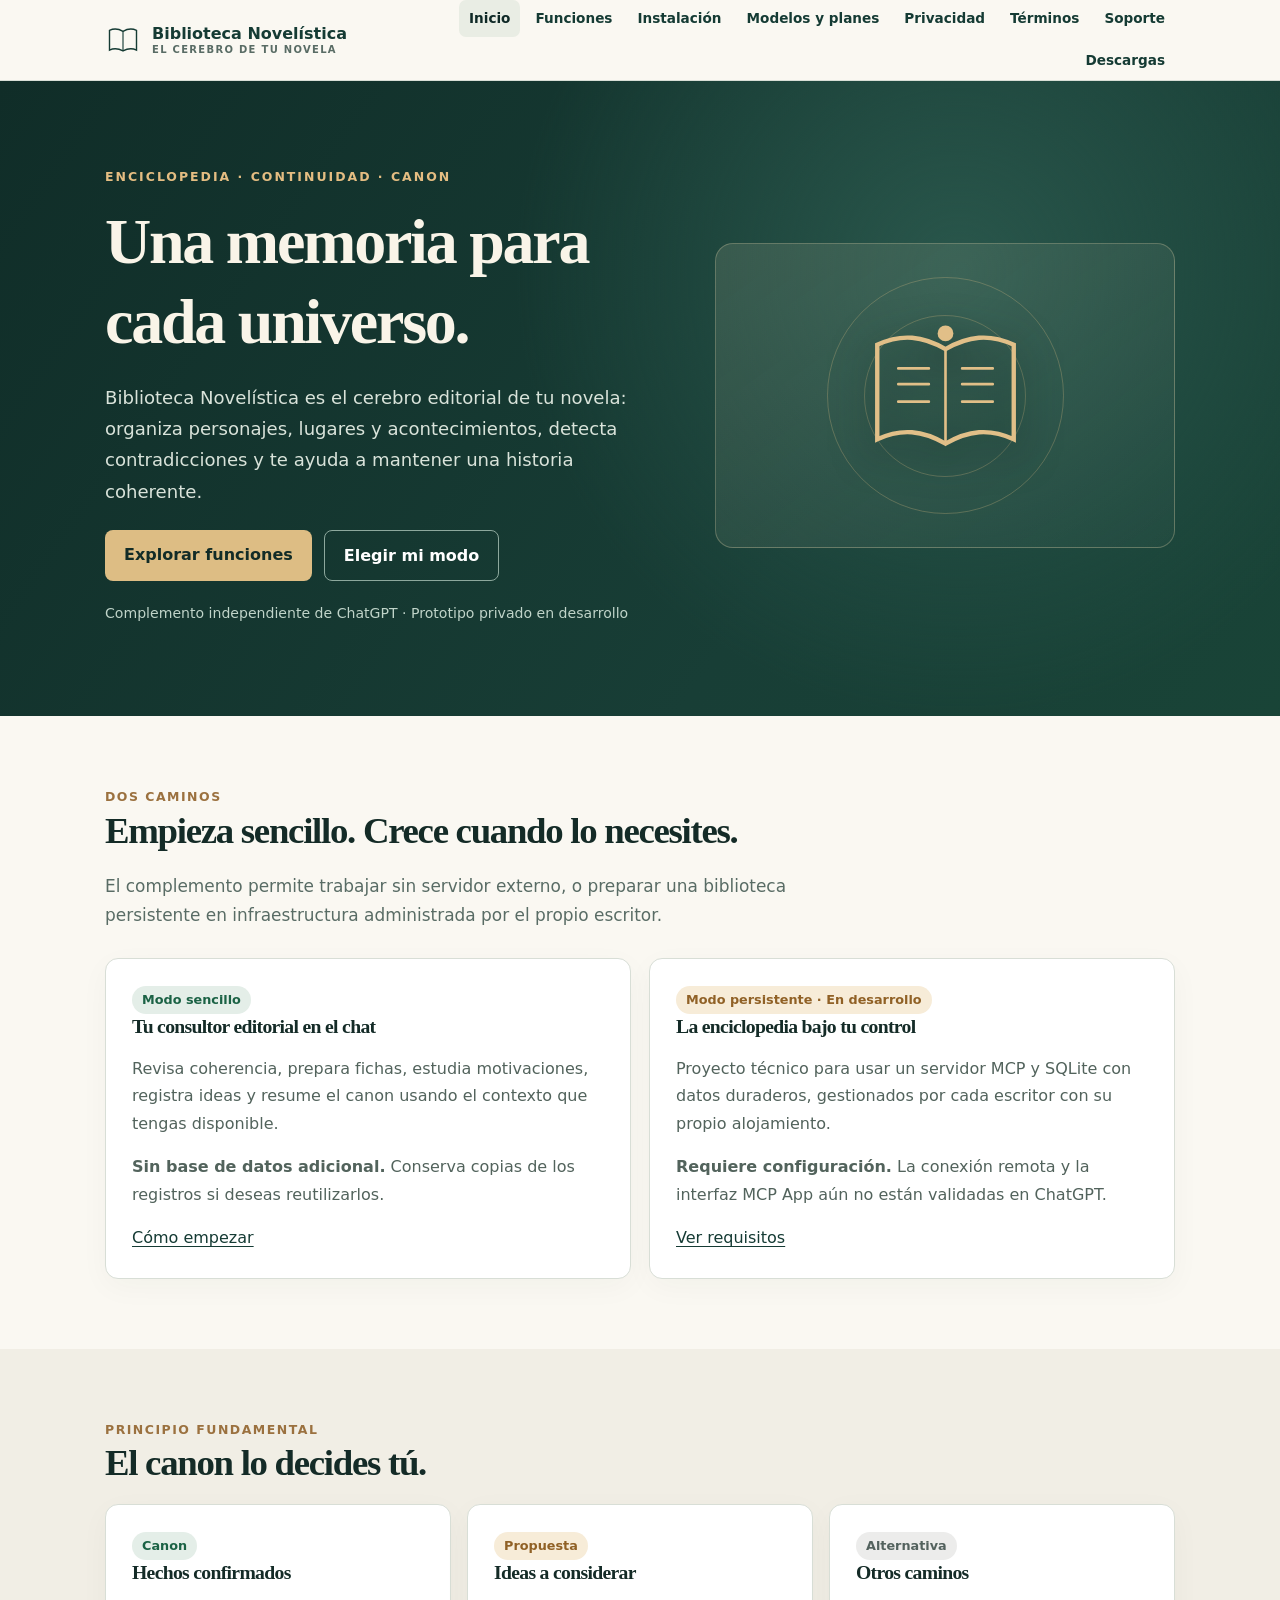
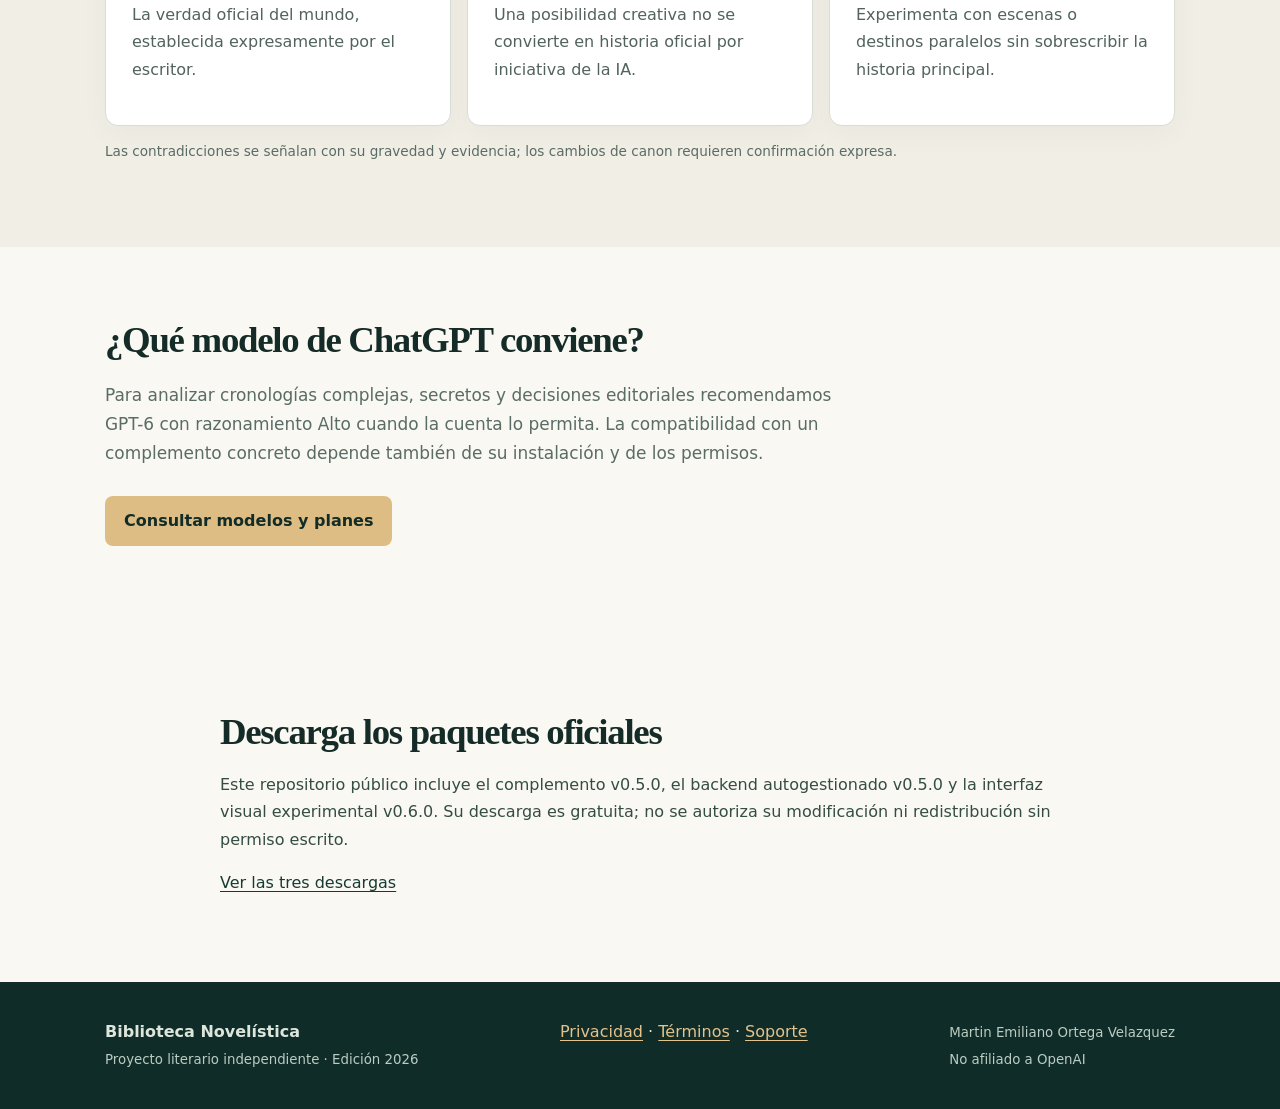
<file: index.html>
<!DOCTYPE html>
<html lang="es"><head><meta charset="utf-8"/><meta content="width=device-width,initial-scale=1" name="viewport"/><meta content="Biblioteca Novelística: memoria editorial, canon, personajes y continuidad para novelas en ChatGPT." name="description"/><meta content="#173a33" name="theme-color"/><meta content="index,follow" name="robots"/><title>Inicio | Biblioteca Novelística</title><link href="assets/favicon.svg" rel="icon" type="image/svg+xml"/><link href="assets/style.css" rel="stylesheet"/></head><body><a class="skip" href="#contenido">Saltar al contenido</a><header><div class="wrap topbar"><a aria-label="Biblioteca Novelística - inicio" class="logo" href="index.html"><svg aria-hidden="true" viewbox="0 0 128 128"><path d="M16 30c16-8 32-6 48 3 16-9 32-11 48-3v70c-16-8-32-6-48 3-16-9-32-11-48-3z" fill="none" stroke="currentColor" stroke-width="5"></path><path d="M64 34v69" stroke="currentColor" stroke-width="4"></path></svg><span>Biblioteca Novelística<small>El cerebro de tu novela</small></span></a><nav aria-label="Navegación principal"><a aria-current="page" href="index.html">Inicio</a><a href="funciones.html">Funciones</a><a href="instalacion.html">Instalación</a><a href="compatibilidad.html">Modelos y planes</a><a href="privacidad.html">Privacidad</a><a href="terminos.html">Términos</a><a href="soporte.html">Soporte</a><a href="descargas.html">Descargas</a></nav></div></header><main id="contenido"><section class="hero"><div class="wrap hero-grid"><div><div class="eyebrow">Enciclopedia · Continuidad · Canon</div><h1>Una memoria para cada universo.</h1><p>Biblioteca Novelística es el cerebro editorial de tu novela: organiza personajes, lugares y acontecimientos, detecta contradicciones y te ayuda a mantener una historia coherente.</p><div class="actions"><a class="action" href="funciones.html">Explorar funciones</a><a class="action secondary" href="instalacion.html">Elegir mi modo</a></div><div class="tagline">Complemento independiente de ChatGPT · Prototipo privado en desarrollo</div></div><div class="ornament"><svg aria-hidden="true" viewbox="0 0 200 200"><path d="M22 42c28-13 52-10 78 5 26-15 50-18 78-5v108c-28-13-52-10-78 5-26-15-50-18-78-5z" fill="none" stroke="#e1bf88" stroke-width="5"></path><path d="M100 47v108M46 69h35M46 87h35M119 69h35M119 87h35M46 107h35M119 107h35" stroke="#e1bf88" stroke-linecap="round" stroke-width="3"></path><circle cx="100" cy="29" fill="#e1bf88" r="9"></circle></svg></div></div></section><section class="section"><div class="wrap"><div class="kicker">Dos caminos</div><h2>Empieza sencillo. Crece cuando lo necesites.</h2><p class="intro">El complemento permite trabajar sin servidor externo, o preparar una biblioteca persistente en infraestructura administrada por el propio escritor.</p><div class="grid2"><article class="card"><span class="pill">Modo sencillo</span><h3>Tu consultor editorial en el chat</h3><p>Revisa coherencia, prepara fichas, estudia motivaciones, registra ideas y resume el canon usando el contexto que tengas disponible.</p><p><strong>Sin base de datos adicional.</strong> Conserva copias de los registros si deseas reutilizarlos.</p><a href="instalacion.html#sencillo">Cómo empezar</a></article><article class="card"><span class="pill amber">Modo persistente · En desarrollo</span><h3>La enciclopedia bajo tu control</h3><p>Proyecto técnico para usar un servidor MCP y SQLite con datos duraderos, gestionados por cada escritor con su propio alojamiento.</p><p><strong>Requiere configuración.</strong> La conexión remota y la interfaz MCP App aún no están validadas en ChatGPT.</p><a href="instalacion.html#persistente">Ver requisitos</a></article></div></div></section><section class="section alt"><div class="wrap"><div class="kicker">Principio fundamental</div><h2>El canon lo decides tú.</h2><div class="cards"><article class="card"><span class="pill">Canon</span><h3>Hechos confirmados</h3><p>La verdad oficial del mundo, establecida expresamente por el escritor.</p></article><article class="card"><span class="pill amber">Propuesta</span><h3>Ideas a considerar</h3><p>Una posibilidad creativa no se convierte en historia oficial por iniciativa de la IA.</p></article><article class="card"><span class="pill grey">Alternativa</span><h3>Otros caminos</h3><p>Experimenta con escenas o destinos paralelos sin sobrescribir la historia principal.</p></article></div><p class="micro">Las contradicciones se señalan con su gravedad y evidencia; los cambios de canon requieren confirmación expresa.</p></div></section><section class="section"><div class="wrap"><h2>¿Qué modelo de ChatGPT conviene?</h2><p class="intro">Para analizar cronologías complejas, secretos y decisiones editoriales recomendamos GPT-6 con razonamiento Alto cuando la cuenta lo permita. La compatibilidad con un complemento concreto depende también de su instalación y de los permisos.</p><a class="action" href="compatibilidad.html">Consultar modelos y planes</a></div></section><section class="content"><div class="wrap prose"><h2>Descarga los paquetes oficiales</h2><p>Este repositorio público incluye el complemento v0.5.0, el backend autogestionado v0.5.0 y la interfaz visual experimental v0.6.0. Su descarga es gratuita; no se autoriza su modificación ni redistribución sin permiso escrito.</p><a href="descargas.html">Ver las tres descargas</a></div></section></main><footer><div class="wrap inner"><div><strong>Biblioteca Novelística</strong><br/><small>Proyecto literario independiente · Edición 2026</small></div><div><a href="privacidad.html">Privacidad</a> · <a href="terminos.html">Términos</a> · <a href="soporte.html">Soporte</a></div><div><small>Martin Emiliano Ortega Velazquez<br/>No afiliado a OpenAI</small></div></div></footer></body></html>
</file>
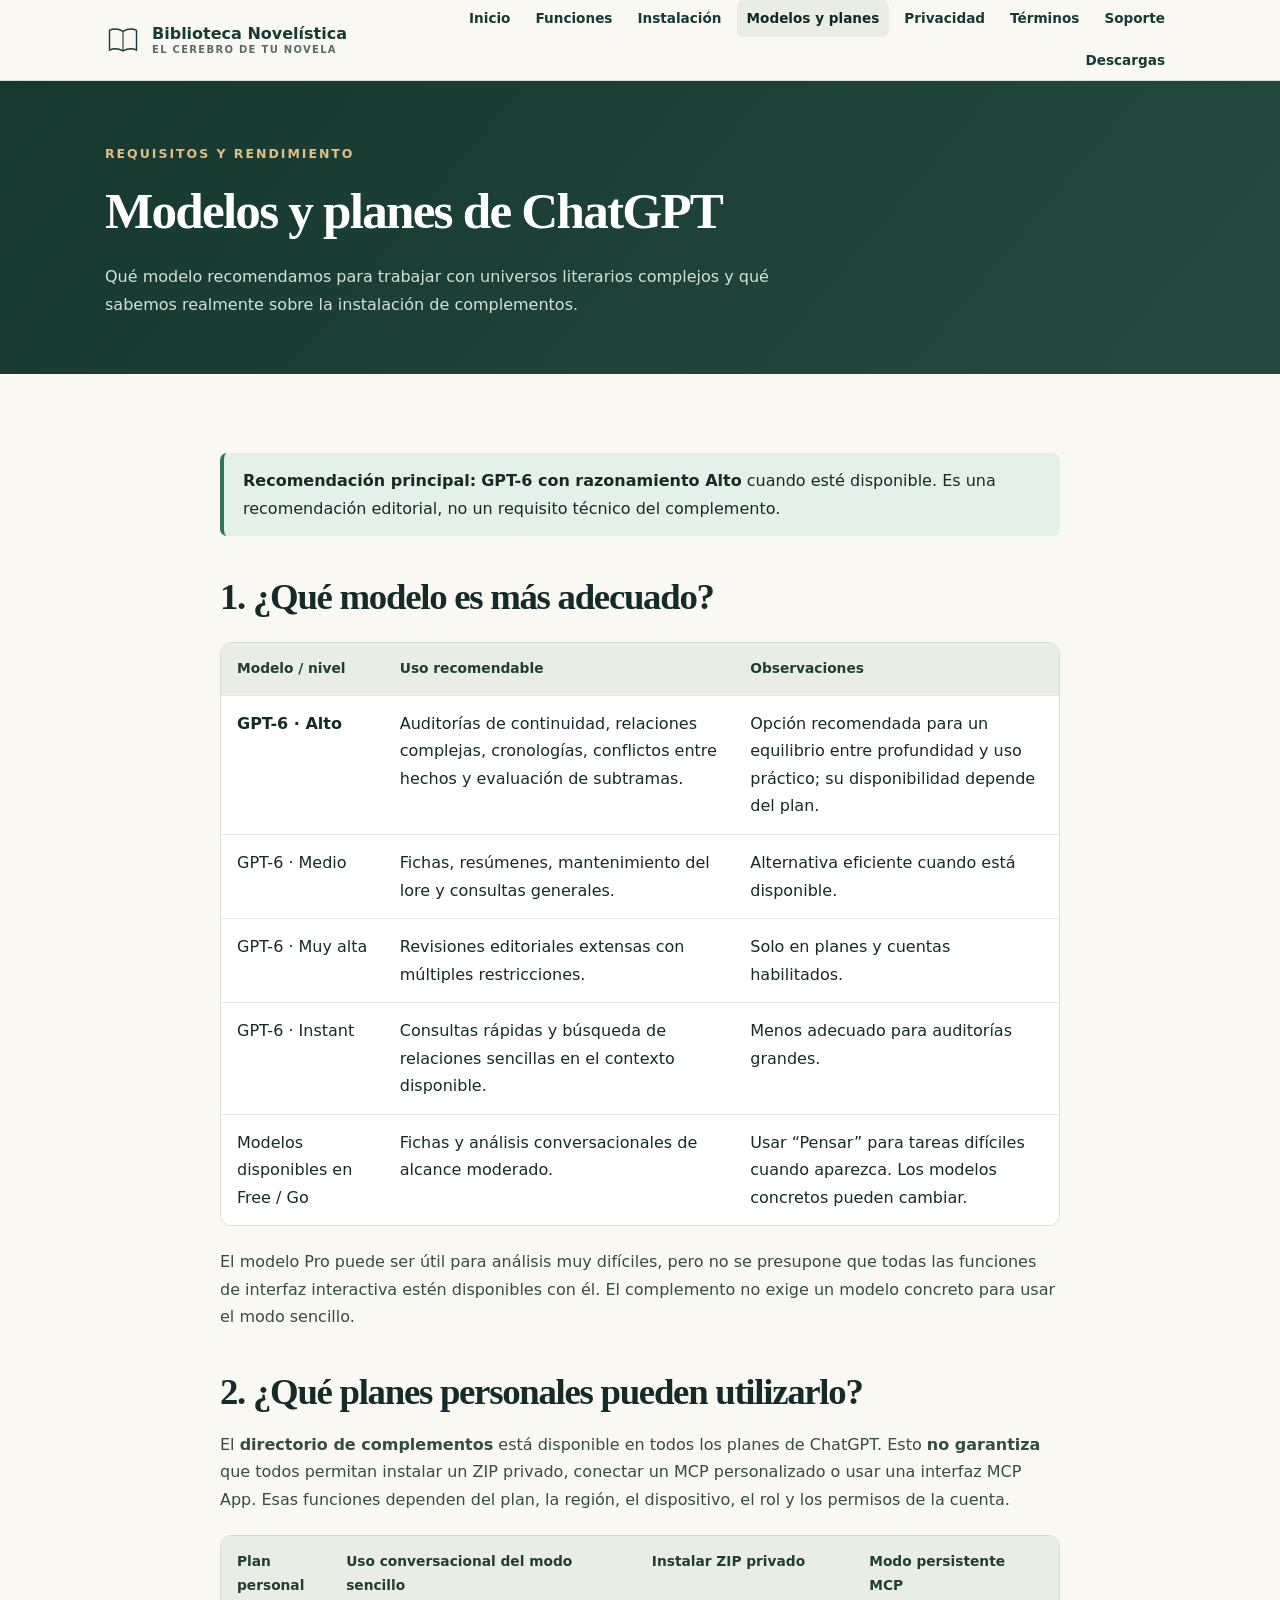
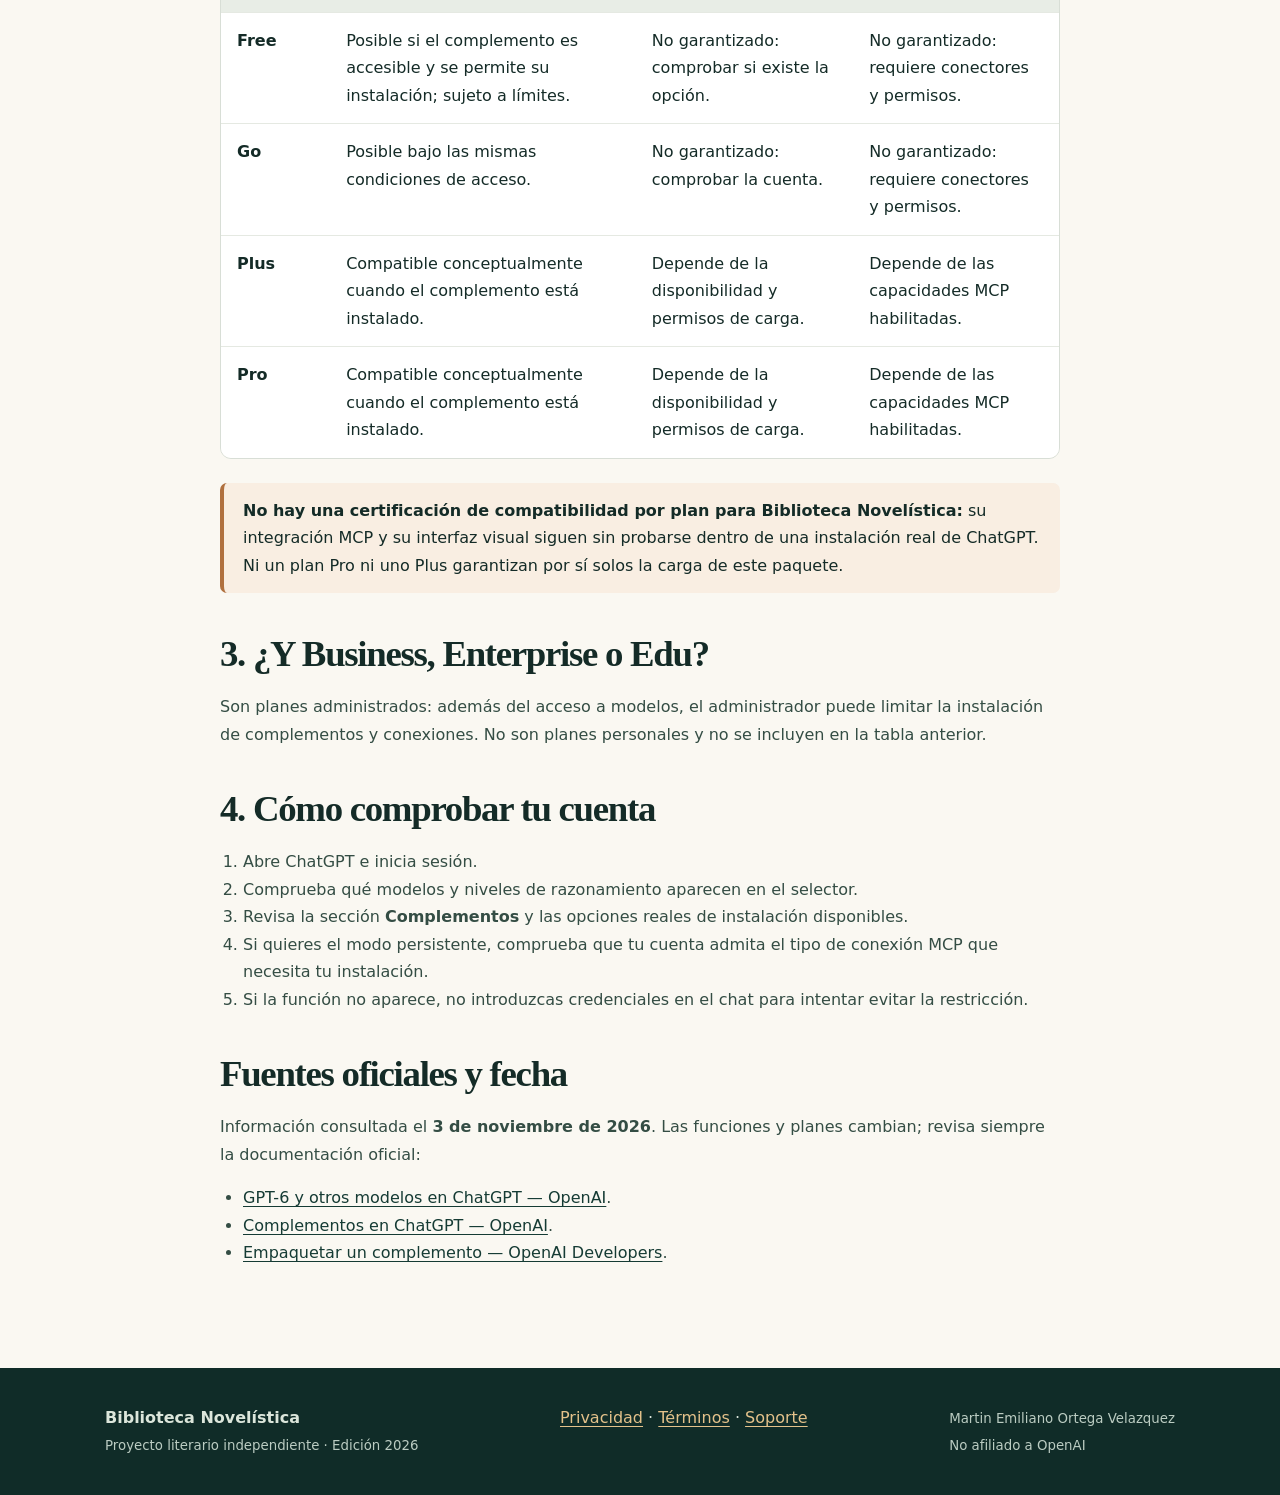
<file: compatibilidad.html>
<!DOCTYPE html>
<html lang="es"><head><meta charset="utf-8"/><meta content="width=device-width,initial-scale=1" name="viewport"/><meta content="Modelo de ChatGPT recomendado, planes personales y límites de instalación para Biblioteca Novelística." name="description"/><meta content="#173a33" name="theme-color"/><meta content="index,follow" name="robots"/><title>Modelos y planes | Biblioteca Novelística</title><link href="assets/favicon.svg" rel="icon" type="image/svg+xml"/><link href="assets/style.css" rel="stylesheet"/></head><body><a class="skip" href="#contenido">Saltar al contenido</a><header><div class="wrap topbar"><a aria-label="Biblioteca Novelística - inicio" class="logo" href="index.html"><svg aria-hidden="true" viewbox="0 0 128 128"><path d="M16 30c16-8 32-6 48 3 16-9 32-11 48-3v70c-16-8-32-6-48 3-16-9-32-11-48-3z" fill="none" stroke="currentColor" stroke-width="5"></path><path d="M64 34v69" stroke="currentColor" stroke-width="4"></path></svg><span>Biblioteca Novelística<small>El cerebro de tu novela</small></span></a><nav aria-label="Navegación principal"><a href="index.html">Inicio</a><a href="funciones.html">Funciones</a><a href="instalacion.html">Instalación</a><a aria-current="page" href="compatibilidad.html">Modelos y planes</a><a href="privacidad.html">Privacidad</a><a href="terminos.html">Términos</a><a href="soporte.html">Soporte</a><a href="descargas.html">Descargas</a></nav></div></header><main id="contenido"><section class="pagehero"><div class="wrap"><div class="eyebrow">Requisitos y rendimiento</div><h1>Modelos y planes de ChatGPT</h1><p>Qué modelo recomendamos para trabajar con universos literarios complejos y qué sabemos realmente sobre la instalación de complementos.</p></div></section><section class="content"><div class="wrap prose"><div class="note success"><strong>Recomendación principal:</strong> <strong>GPT-6 con razonamiento Alto</strong> cuando esté disponible. Es una recomendación editorial, no un requisito técnico del complemento.</div><h2>1. ¿Qué modelo es más adecuado?</h2><div class="table-scroll"><table><thead><tr><th>Modelo / nivel</th><th>Uso recomendable</th><th>Observaciones</th></tr></thead><tbody><tr><td><strong>GPT-6 · Alto</strong></td><td>Auditorías de continuidad, relaciones complejas, cronologías, conflictos entre hechos y evaluación de subtramas.</td><td>Opción recomendada para un equilibrio entre profundidad y uso práctico; su disponibilidad depende del plan.</td></tr><tr><td>GPT-6 · Medio</td><td>Fichas, resúmenes, mantenimiento del lore y consultas generales.</td><td>Alternativa eficiente cuando está disponible.</td></tr><tr><td>GPT-6 · Muy alta</td><td>Revisiones editoriales extensas con múltiples restricciones.</td><td>Solo en planes y cuentas habilitados.</td></tr><tr><td>GPT-6 · Instant</td><td>Consultas rápidas y búsqueda de relaciones sencillas en el contexto disponible.</td><td>Menos adecuado para auditorías grandes.</td></tr><tr><td>Modelos disponibles en Free / Go</td><td>Fichas y análisis conversacionales de alcance moderado.</td><td>Usar “Pensar” para tareas difíciles cuando aparezca. Los modelos concretos pueden cambiar.</td></tr></tbody></table></div><p>El modelo Pro puede ser útil para análisis muy difíciles, pero no se presupone que todas las funciones de interfaz interactiva estén disponibles con él. El complemento no exige un modelo concreto para usar el modo sencillo.</p><h2>2. ¿Qué planes personales pueden utilizarlo?</h2><p>El <strong>directorio de complementos</strong> está disponible en todos los planes de ChatGPT. Esto <strong>no garantiza</strong> que todos permitan instalar un ZIP privado, conectar un MCP personalizado o usar una interfaz MCP App. Esas funciones dependen del plan, la región, el dispositivo, el rol y los permisos de la cuenta.</p><div class="table-scroll"><table><thead><tr><th>Plan personal</th><th>Uso conversacional del modo sencillo</th><th>Instalar ZIP privado</th><th>Modo persistente MCP</th></tr></thead><tbody><tr><td><strong>Free</strong></td><td>Posible si el complemento es accesible y se permite su instalación; sujeto a límites.</td><td>No garantizado: comprobar si existe la opción.</td><td>No garantizado: requiere conectores y permisos.</td></tr><tr><td><strong>Go</strong></td><td>Posible bajo las mismas condiciones de acceso.</td><td>No garantizado: comprobar la cuenta.</td><td>No garantizado: requiere conectores y permisos.</td></tr><tr><td><strong>Plus</strong></td><td>Compatible conceptualmente cuando el complemento está instalado.</td><td>Depende de la disponibilidad y permisos de carga.</td><td>Depende de las capacidades MCP habilitadas.</td></tr><tr><td><strong>Pro</strong></td><td>Compatible conceptualmente cuando el complemento está instalado.</td><td>Depende de la disponibilidad y permisos de carga.</td><td>Depende de las capacidades MCP habilitadas.</td></tr></tbody></table></div><div class="note warning"><strong>No hay una certificación de compatibilidad por plan para Biblioteca Novelística:</strong> su integración MCP y su interfaz visual siguen sin probarse dentro de una instalación real de ChatGPT. Ni un plan Pro ni uno Plus garantizan por sí solos la carga de este paquete.</div><h2>3. ¿Y Business, Enterprise o Edu?</h2><p>Son planes administrados: además del acceso a modelos, el administrador puede limitar la instalación de complementos y conexiones. No son planes personales y no se incluyen en la tabla anterior.</p><h2>4. Cómo comprobar tu cuenta</h2><ol><li>Abre ChatGPT e inicia sesión.</li><li>Comprueba qué modelos y niveles de razonamiento aparecen en el selector.</li><li>Revisa la sección <strong>Complementos</strong> y las opciones reales de instalación disponibles.</li><li>Si quieres el modo persistente, comprueba que tu cuenta admita el tipo de conexión MCP que necesita tu instalación.</li><li>Si la función no aparece, no introduzcas credenciales en el chat para intentar evitar la restricción.</li></ol><h2>Fuentes oficiales y fecha</h2><p>Información consultada el <strong>3 de noviembre de 2026</strong>. Las funciones y planes cambian; revisa siempre la documentación oficial:</p><ul><li><a href="https://help.openai.com/es-419/articles/20001354-gpt-6-and-other-models-in-chatgpt" rel="noopener noreferrer" target="_blank">GPT-6 y otros modelos en ChatGPT — OpenAI</a>.</li><li><a href="https://help.openai.com/es-419/articles/20001256-plugins-in-chatgpt" rel="noopener noreferrer" target="_blank">Complementos en ChatGPT — OpenAI</a>.</li><li><a href="https://developers.openai.com/plugins/build/plugins" rel="noopener noreferrer" target="_blank">Empaquetar un complemento — OpenAI Developers</a>.</li></ul></div></section></main><footer><div class="wrap inner"><div><strong>Biblioteca Novelística</strong><br/><small>Proyecto literario independiente · Edición 2026</small></div><div><a href="privacidad.html">Privacidad</a> · <a href="terminos.html">Términos</a> · <a href="soporte.html">Soporte</a></div><div><small>Martin Emiliano Ortega Velazquez<br/>No afiliado a OpenAI</small></div></div></footer></body></html>
</file>
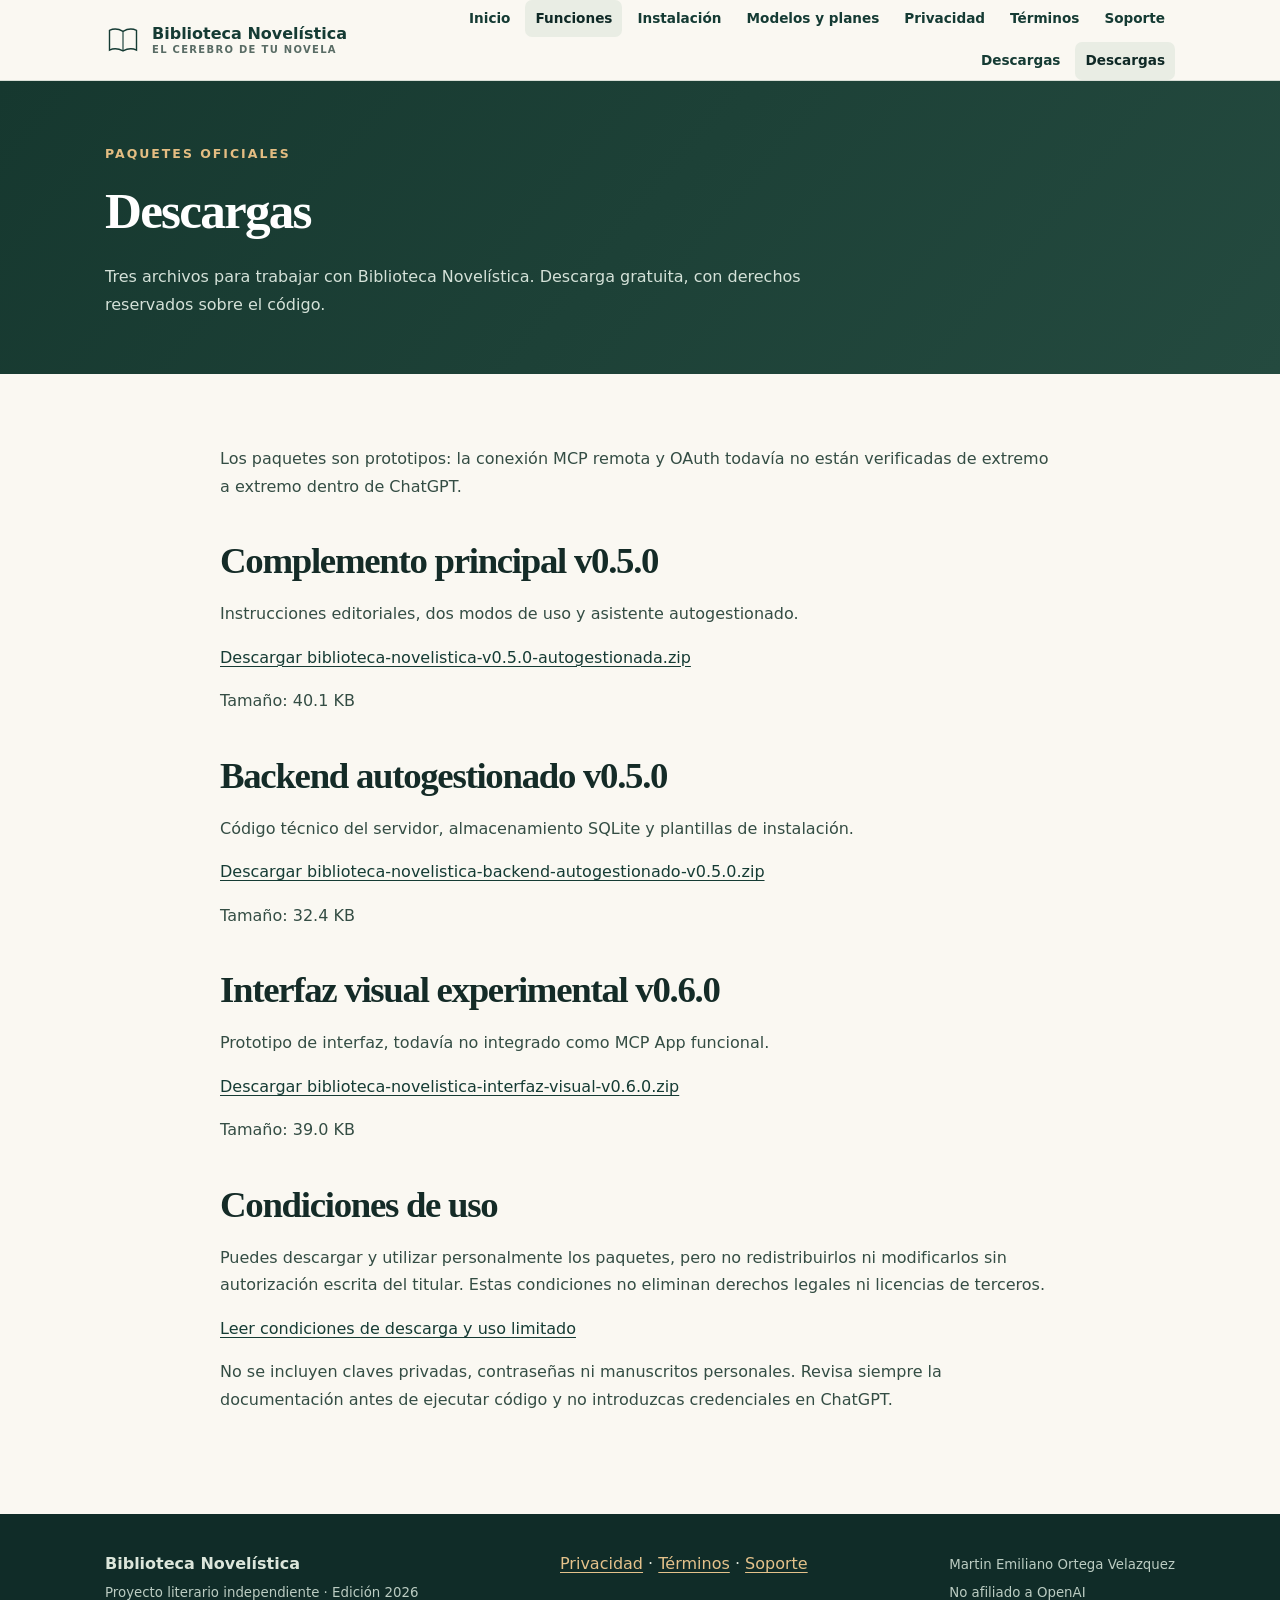
<file: descargas.html>
<!DOCTYPE html>

<html lang="es"><head><meta charset="utf-8"/><meta content="width=device-width,initial-scale=1" name="viewport"/><meta content="Descarga los tres ZIP oficiales de Biblioteca Novelística y consulta sus condiciones de uso." name="description"/><meta content="#173a33" name="theme-color"/><meta content="index,follow" name="robots"/><title>Descargas | Biblioteca Novelística</title><link href="assets/favicon.svg" rel="icon" type="image/svg+xml"/><link href="assets/style.css" rel="stylesheet"/></head><body><a class="skip" href="#contenido">Saltar al contenido</a><header><div class="wrap topbar"><a aria-label="Biblioteca Novelística - inicio" class="logo" href="index.html"><svg aria-hidden="true" viewbox="0 0 128 128"><path d="M16 30c16-8 32-6 48 3 16-9 32-11 48-3v70c-16-8-32-6-48 3-16-9-32-11-48-3z" fill="none" stroke="currentColor" stroke-width="5"></path><path d="M64 34v69" stroke="currentColor" stroke-width="4"></path></svg><span>Biblioteca Novelística<small>El cerebro de tu novela</small></span></a><nav aria-label="Navegación principal"><a href="index.html">Inicio</a><a aria-current="page" href="funciones.html">Funciones</a><a href="instalacion.html">Instalación</a><a href="compatibilidad.html">Modelos y planes</a><a href="privacidad.html">Privacidad</a><a href="terminos.html">Términos</a><a href="soporte.html">Soporte</a><a href="descargas.html">Descargas</a><a aria-current="page" href="descargas.html">Descargas</a></nav></div></header><main id="contenido"><section class="pagehero"><div class="wrap"><div class="eyebrow">Paquetes oficiales</div><h1>Descargas</h1><p>Tres archivos para trabajar con Biblioteca Novelística. Descarga gratuita, con derechos reservados sobre el código.</p></div></section><section class="content"><div class="wrap prose"><p>Los paquetes son prototipos: la conexión MCP remota y OAuth todavía no están verificadas de extremo a extremo dentro de ChatGPT.</p><h2>Complemento principal v0.5.0</h2><p>Instrucciones editoriales, dos modos de uso y asistente autogestionado.</p><a download="biblioteca-novelistica-v0.5.0-autogestionada.zip" href="downloads/biblioteca-novelistica-v0.5.0-autogestionada.zip">Descargar biblioteca-novelistica-v0.5.0-autogestionada.zip</a><p>Tamaño: 40.1 KB</p><h2>Backend autogestionado v0.5.0</h2><p>Código técnico del servidor, almacenamiento SQLite y plantillas de instalación.</p><a download="biblioteca-novelistica-backend-autogestionado-v0.5.0.zip" href="downloads/biblioteca-novelistica-backend-autogestionado-v0.5.0.zip">Descargar biblioteca-novelistica-backend-autogestionado-v0.5.0.zip</a><p>Tamaño: 32.4 KB</p><h2>Interfaz visual experimental v0.6.0</h2><p>Prototipo de interfaz, todavía no integrado como MCP App funcional.</p><a download="biblioteca-novelistica-interfaz-visual-v0.6.0.zip" href="downloads/biblioteca-novelistica-interfaz-visual-v0.6.0.zip">Descargar biblioteca-novelistica-interfaz-visual-v0.6.0.zip</a><p>Tamaño: 39.0 KB</p><h2>Condiciones de uso</h2><p>Puedes descargar y utilizar personalmente los paquetes, pero no redistribuirlos ni modificarlos sin autorización escrita del titular. Estas condiciones no eliminan derechos legales ni licencias de terceros.</p><a href="LICENSE.md">Leer condiciones de descarga y uso limitado</a><p>No se incluyen claves privadas, contraseñas ni manuscritos personales. Revisa siempre la documentación antes de ejecutar código y no introduzcas credenciales en ChatGPT.</p></div></section></main><footer><div class="wrap inner"><div><strong>Biblioteca Novelística</strong><br/><small>Proyecto literario independiente · Edición 2026</small></div><div><a href="privacidad.html">Privacidad</a> · <a href="terminos.html">Términos</a> · <a href="soporte.html">Soporte</a></div><div><small>Martin Emiliano Ortega Velazquez<br/>No afiliado a OpenAI</small></div></div></footer></body></html>
</file>
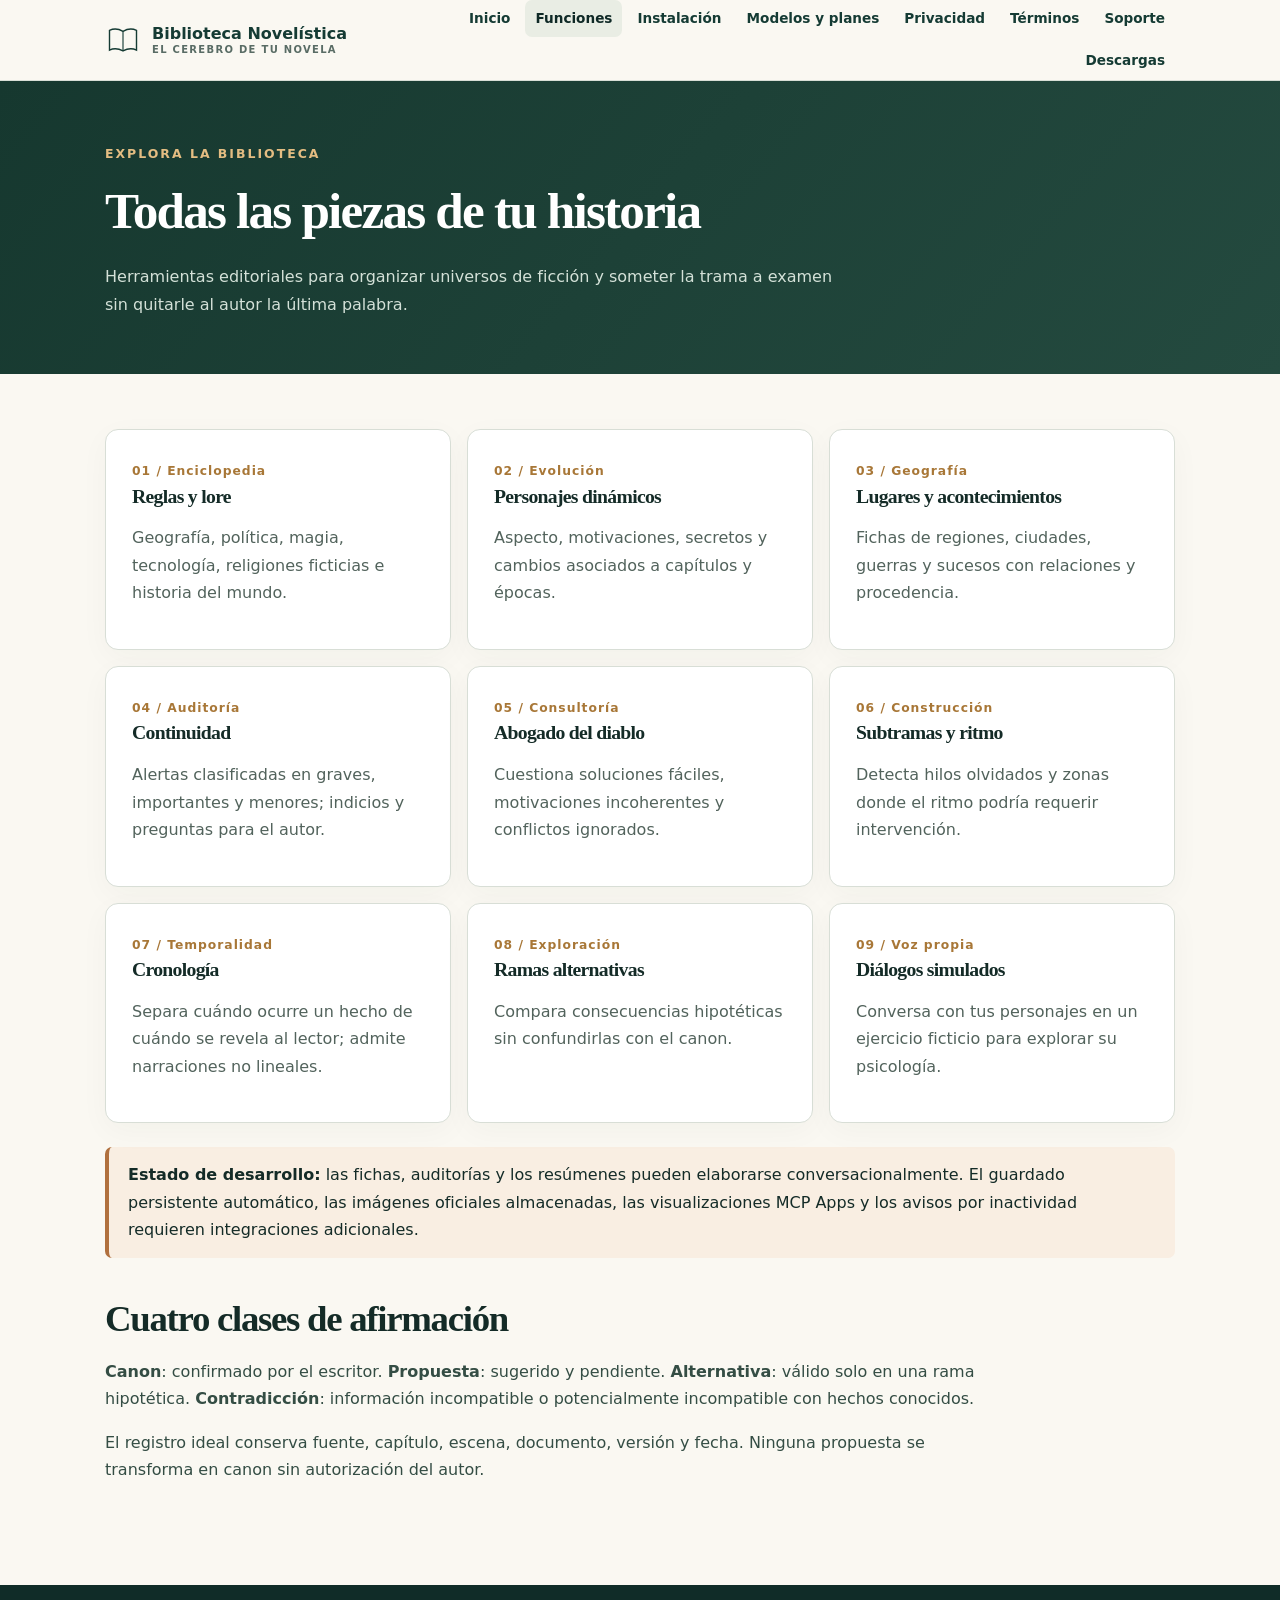
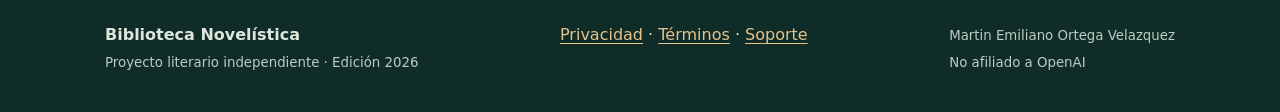
<file: funciones.html>
<!DOCTYPE html>
<html lang="es"><head><meta charset="utf-8"/><meta content="width=device-width,initial-scale=1" name="viewport"/><meta content="Enciclopedia, personajes, cronología, canon y auditorías de Biblioteca Novelística." name="description"/><meta content="#173a33" name="theme-color"/><meta content="index,follow" name="robots"/><title>Funciones | Biblioteca Novelística</title><link href="assets/favicon.svg" rel="icon" type="image/svg+xml"/><link href="assets/style.css" rel="stylesheet"/></head><body><a class="skip" href="#contenido">Saltar al contenido</a><header><div class="wrap topbar"><a aria-label="Biblioteca Novelística - inicio" class="logo" href="index.html"><svg aria-hidden="true" viewbox="0 0 128 128"><path d="M16 30c16-8 32-6 48 3 16-9 32-11 48-3v70c-16-8-32-6-48 3-16-9-32-11-48-3z" fill="none" stroke="currentColor" stroke-width="5"></path><path d="M64 34v69" stroke="currentColor" stroke-width="4"></path></svg><span>Biblioteca Novelística<small>El cerebro de tu novela</small></span></a><nav aria-label="Navegación principal"><a href="index.html">Inicio</a><a aria-current="page" href="funciones.html">Funciones</a><a href="instalacion.html">Instalación</a><a href="compatibilidad.html">Modelos y planes</a><a href="privacidad.html">Privacidad</a><a href="terminos.html">Términos</a><a href="soporte.html">Soporte</a><a href="descargas.html">Descargas</a></nav></div></header><main id="contenido"><section class="pagehero"><div class="wrap"><div class="eyebrow">Explora la biblioteca</div><h1>Todas las piezas de tu historia</h1><p>Herramientas editoriales para organizar universos de ficción y someter la trama a examen sin quitarle al autor la última palabra.</p></div></section><section class="content"><div class="wrap"><div class="cards"><article class="card"><span class="number">01 / Enciclopedia</span><h3>Reglas y lore</h3><p>Geografía, política, magia, tecnología, religiones ficticias e historia del mundo.</p></article><article class="card"><span class="number">02 / Evolución</span><h3>Personajes dinámicos</h3><p>Aspecto, motivaciones, secretos y cambios asociados a capítulos y épocas.</p></article><article class="card"><span class="number">03 / Geografía</span><h3>Lugares y acontecimientos</h3><p>Fichas de regiones, ciudades, guerras y sucesos con relaciones y procedencia.</p></article><article class="card"><span class="number">04 / Auditoría</span><h3>Continuidad</h3><p>Alertas clasificadas en graves, importantes y menores; indicios y preguntas para el autor.</p></article><article class="card"><span class="number">05 / Consultoría</span><h3>Abogado del diablo</h3><p>Cuestiona soluciones fáciles, motivaciones incoherentes y conflictos ignorados.</p></article><article class="card"><span class="number">06 / Construcción</span><h3>Subtramas y ritmo</h3><p>Detecta hilos olvidados y zonas donde el ritmo podría requerir intervención.</p></article><article class="card"><span class="number">07 / Temporalidad</span><h3>Cronología</h3><p>Separa cuándo ocurre un hecho de cuándo se revela al lector; admite narraciones no lineales.</p></article><article class="card"><span class="number">08 / Exploración</span><h3>Ramas alternativas</h3><p>Compara consecuencias hipotéticas sin confundirlas con el canon.</p></article><article class="card"><span class="number">09 / Voz propia</span><h3>Diálogos simulados</h3><p>Conversa con tus personajes en un ejercicio ficticio para explorar su psicología.</p></article></div><div class="note warning"><strong>Estado de desarrollo:</strong> las fichas, auditorías y los resúmenes pueden elaborarse conversacionalmente. El guardado persistente automático, las imágenes oficiales almacenadas, las visualizaciones MCP Apps y los avisos por inactividad requieren integraciones adicionales.</div><div class="prose"><h2>Cuatro clases de afirmación</h2><p><strong>Canon</strong>: confirmado por el escritor. <strong>Propuesta</strong>: sugerido y pendiente. <strong>Alternativa</strong>: válido solo en una rama hipotética. <strong>Contradicción</strong>: información incompatible o potencialmente incompatible con hechos conocidos.</p><p>El registro ideal conserva fuente, capítulo, escena, documento, versión y fecha. Ninguna propuesta se transforma en canon sin autorización del autor.</p></div></div></section></main><footer><div class="wrap inner"><div><strong>Biblioteca Novelística</strong><br/><small>Proyecto literario independiente · Edición 2026</small></div><div><a href="privacidad.html">Privacidad</a> · <a href="terminos.html">Términos</a> · <a href="soporte.html">Soporte</a></div><div><small>Martin Emiliano Ortega Velazquez<br/>No afiliado a OpenAI</small></div></div></footer></body></html>
</file>
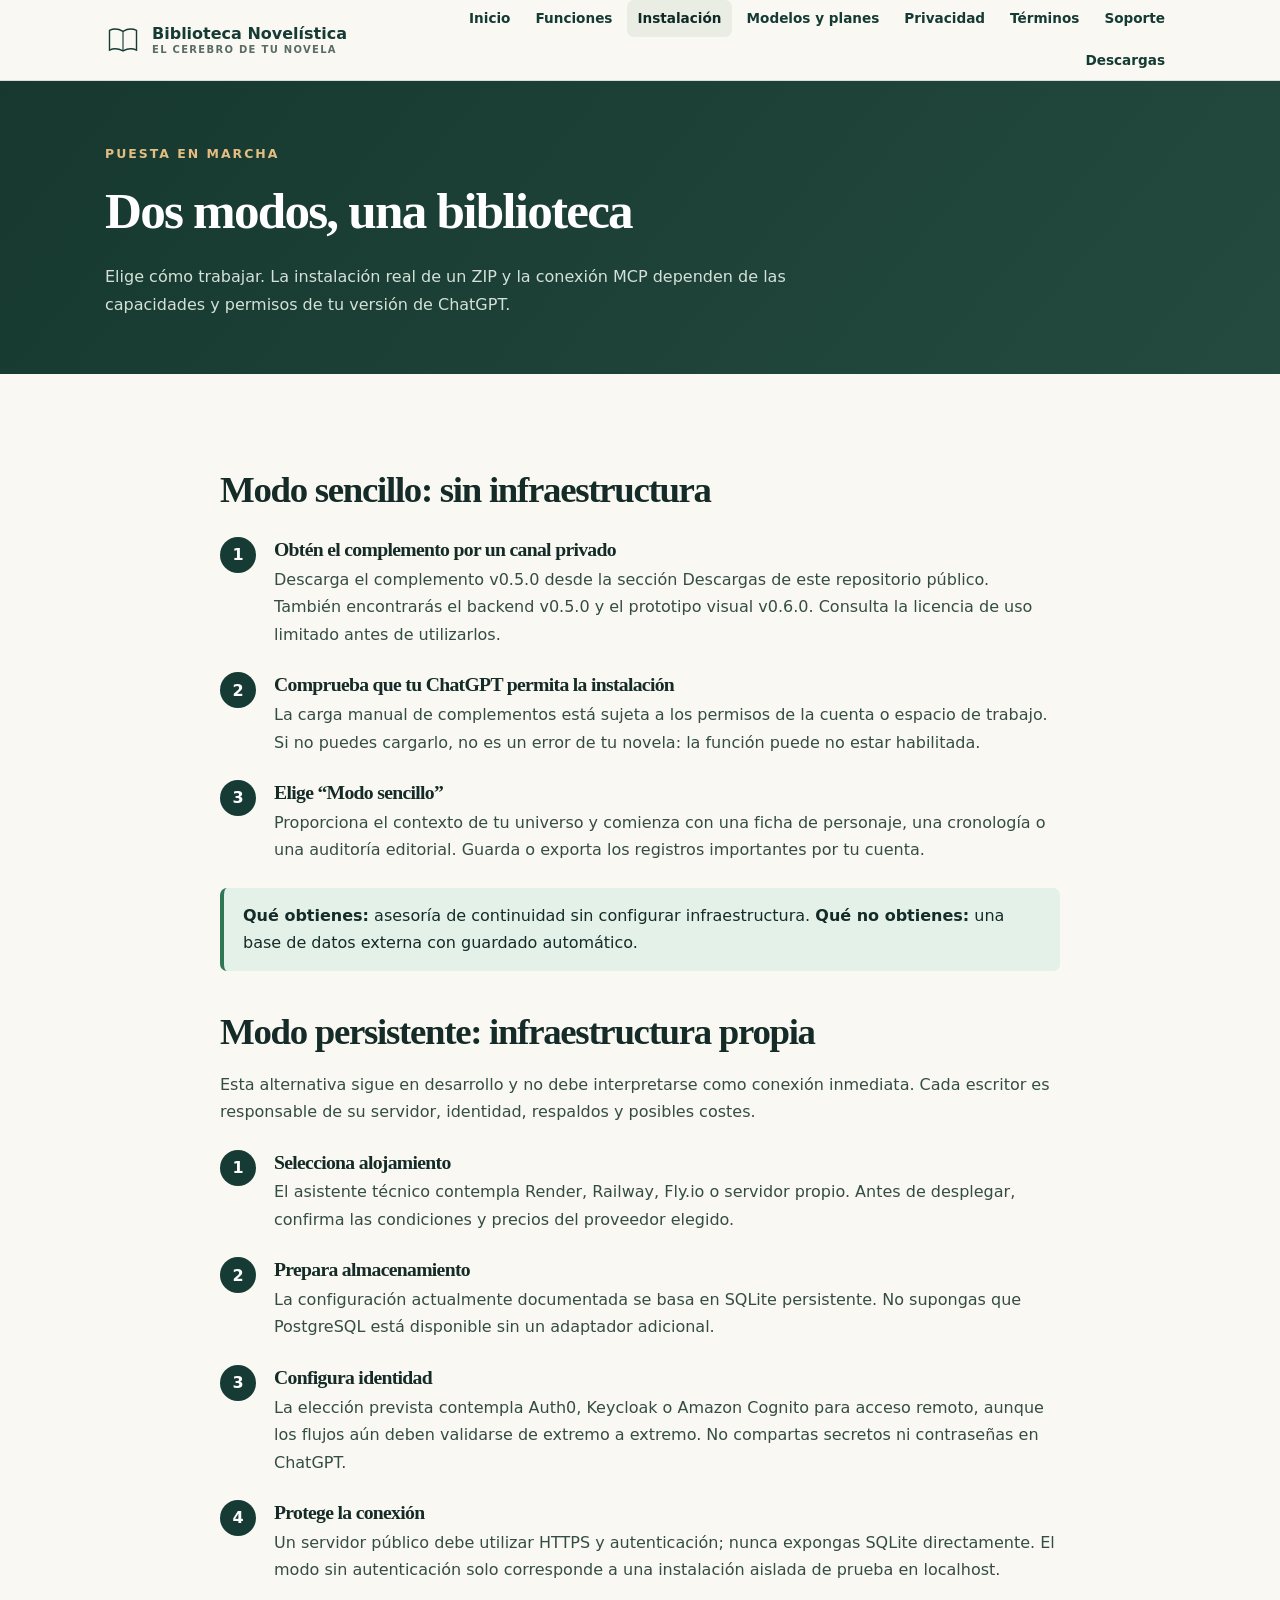
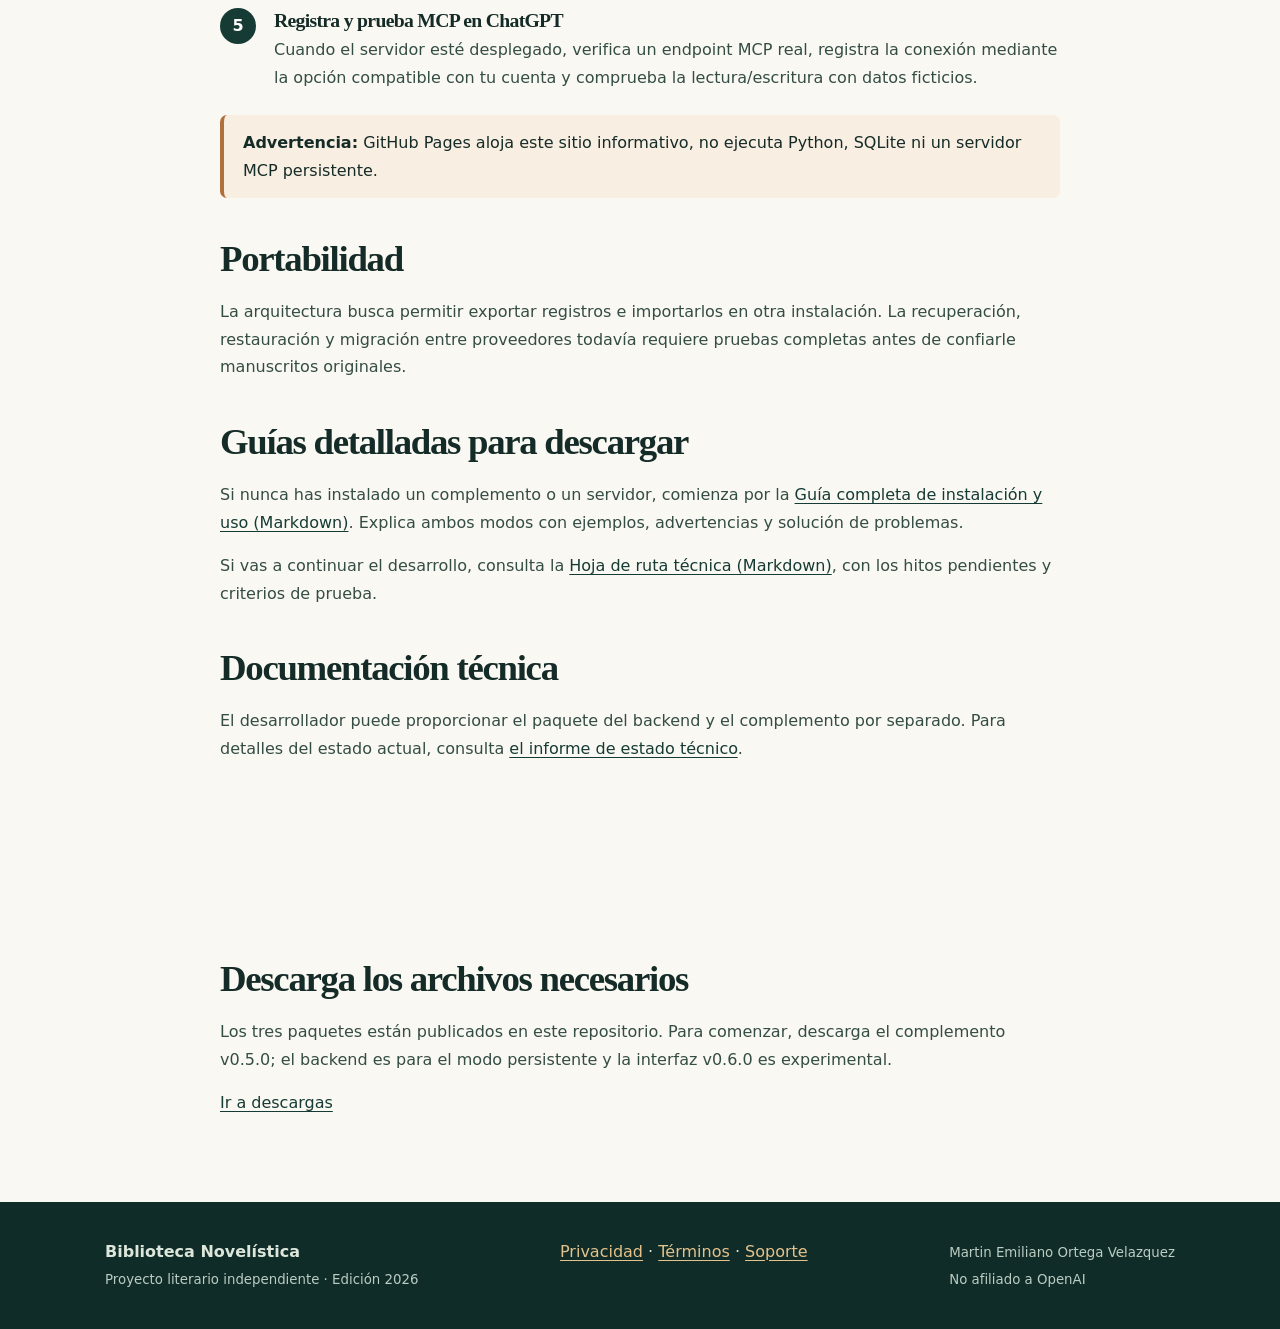
<file: instalacion.html>
<!DOCTYPE html>

<html lang="es"><head><meta charset="utf-8"/><meta content="width=device-width,initial-scale=1" name="viewport"/><meta content="Cómo usar Biblioteca Novelística en modo sencillo o persistente autogestionado." name="description"/><meta content="#173a33" name="theme-color"/><meta content="index,follow" name="robots"/><title>Instalación | Biblioteca Novelística</title><link href="assets/favicon.svg" rel="icon" type="image/svg+xml"/><link href="assets/style.css" rel="stylesheet"/></head><body><a class="skip" href="#contenido">Saltar al contenido</a><header><div class="wrap topbar"><a aria-label="Biblioteca Novelística - inicio" class="logo" href="index.html"><svg aria-hidden="true" viewbox="0 0 128 128"><path d="M16 30c16-8 32-6 48 3 16-9 32-11 48-3v70c-16-8-32-6-48 3-16-9-32-11-48-3z" fill="none" stroke="currentColor" stroke-width="5"></path><path d="M64 34v69" stroke="currentColor" stroke-width="4"></path></svg><span>Biblioteca Novelística<small>El cerebro de tu novela</small></span></a><nav aria-label="Navegación principal"><a href="index.html">Inicio</a><a href="funciones.html">Funciones</a><a aria-current="page" href="instalacion.html">Instalación</a><a href="compatibilidad.html">Modelos y planes</a><a href="privacidad.html">Privacidad</a><a href="terminos.html">Términos</a><a href="soporte.html">Soporte</a><a href="descargas.html">Descargas</a></nav></div></header><main id="contenido"><section class="pagehero"><div class="wrap"><div class="eyebrow">Puesta en marcha</div><h1>Dos modos, una biblioteca</h1><p>Elige cómo trabajar. La instalación real de un ZIP y la conexión MCP dependen de las capacidades y permisos de tu versión de ChatGPT.</p></div></section><section class="content"><div class="wrap prose"><h2 id="sencillo">Modo sencillo: sin infraestructura</h2><div class="step"><span class="stepno">1</span><div><h3>Obtén el complemento por un canal privado</h3><p>Descarga el complemento v0.5.0 desde la sección Descargas de este repositorio público. También encontrarás el backend v0.5.0 y el prototipo visual v0.6.0. Consulta la licencia de uso limitado antes de utilizarlos.</p></div></div><div class="step"><span class="stepno">2</span><div><h3>Comprueba que tu ChatGPT permita la instalación</h3><p>La carga manual de complementos está sujeta a los permisos de la cuenta o espacio de trabajo. Si no puedes cargarlo, no es un error de tu novela: la función puede no estar habilitada.</p></div></div><div class="step"><span class="stepno">3</span><div><h3>Elige “Modo sencillo”</h3><p>Proporciona el contexto de tu universo y comienza con una ficha de personaje, una cronología o una auditoría editorial. Guarda o exporta los registros importantes por tu cuenta.</p></div></div><div class="note success"><strong>Qué obtienes:</strong> asesoría de continuidad sin configurar infraestructura. <strong>Qué no obtienes:</strong> una base de datos externa con guardado automático.</div><h2 id="persistente">Modo persistente: infraestructura propia</h2><p>Esta alternativa sigue en desarrollo y no debe interpretarse como conexión inmediata. Cada escritor es responsable de su servidor, identidad, respaldos y posibles costes.</p><div class="step"><span class="stepno">1</span><div><h3>Selecciona alojamiento</h3><p>El asistente técnico contempla Render, Railway, Fly.io o servidor propio. Antes de desplegar, confirma las condiciones y precios del proveedor elegido.</p></div></div><div class="step"><span class="stepno">2</span><div><h3>Prepara almacenamiento</h3><p>La configuración actualmente documentada se basa en SQLite persistente. No supongas que PostgreSQL está disponible sin un adaptador adicional.</p></div></div><div class="step"><span class="stepno">3</span><div><h3>Configura identidad</h3><p>La elección prevista contempla Auth0, Keycloak o Amazon Cognito para acceso remoto, aunque los flujos aún deben validarse de extremo a extremo. No compartas secretos ni contraseñas en ChatGPT.</p></div></div><div class="step"><span class="stepno">4</span><div><h3>Protege la conexión</h3><p>Un servidor público debe utilizar HTTPS y autenticación; nunca expongas SQLite directamente. El modo sin autenticación solo corresponde a una instalación aislada de prueba en localhost.</p></div></div><div class="step"><span class="stepno">5</span><div><h3>Registra y prueba MCP en ChatGPT</h3><p>Cuando el servidor esté desplegado, verifica un endpoint MCP real, registra la conexión mediante la opción compatible con tu cuenta y comprueba la lectura/escritura con datos ficticios.</p></div></div><div class="note warning"><strong>Advertencia:</strong> GitHub Pages aloja este sitio informativo, no ejecuta Python, SQLite ni un servidor MCP persistente.</div><h2>Portabilidad</h2><p>La arquitectura busca permitir exportar registros e importarlos en otra instalación. La recuperación, restauración y migración entre proveedores todavía requiere pruebas completas antes de confiarle manuscritos originales.</p><h2>Guías detalladas para descargar</h2><p>Si nunca has instalado un complemento o un servidor, comienza por la <a href="docs/GUIA_DE_INSTALACION.md">Guía completa de instalación y uso (Markdown)</a>. Explica ambos modos con ejemplos, advertencias y solución de problemas.</p><p>Si vas a continuar el desarrollo, consulta la <a href="docs/HOJA_DE_RUTA.md">Hoja de ruta técnica (Markdown)</a>, con los hitos pendientes y criterios de prueba.</p><h2>Documentación técnica</h2><p>El desarrollador puede proporcionar el paquete del backend y el complemento por separado. Para detalles del estado actual, consulta <a href="docs/estado-proyecto.html">el informe de estado técnico</a>.</p></div></section><section class="content"><div class="wrap prose"><h2>Descarga los archivos necesarios</h2><p>Los tres paquetes están publicados en este repositorio. Para comenzar, descarga el complemento v0.5.0; el backend es para el modo persistente y la interfaz v0.6.0 es experimental.</p><a href="descargas.html">Ir a descargas</a></div></section></main><footer><div class="wrap inner"><div><strong>Biblioteca Novelística</strong><br/><small>Proyecto literario independiente · Edición 2026</small></div><div><a href="privacidad.html">Privacidad</a> · <a href="terminos.html">Términos</a> · <a href="soporte.html">Soporte</a></div><div><small>Martin Emiliano Ortega Velazquez<br/>No afiliado a OpenAI</small></div></div></footer></body></html>
</file>
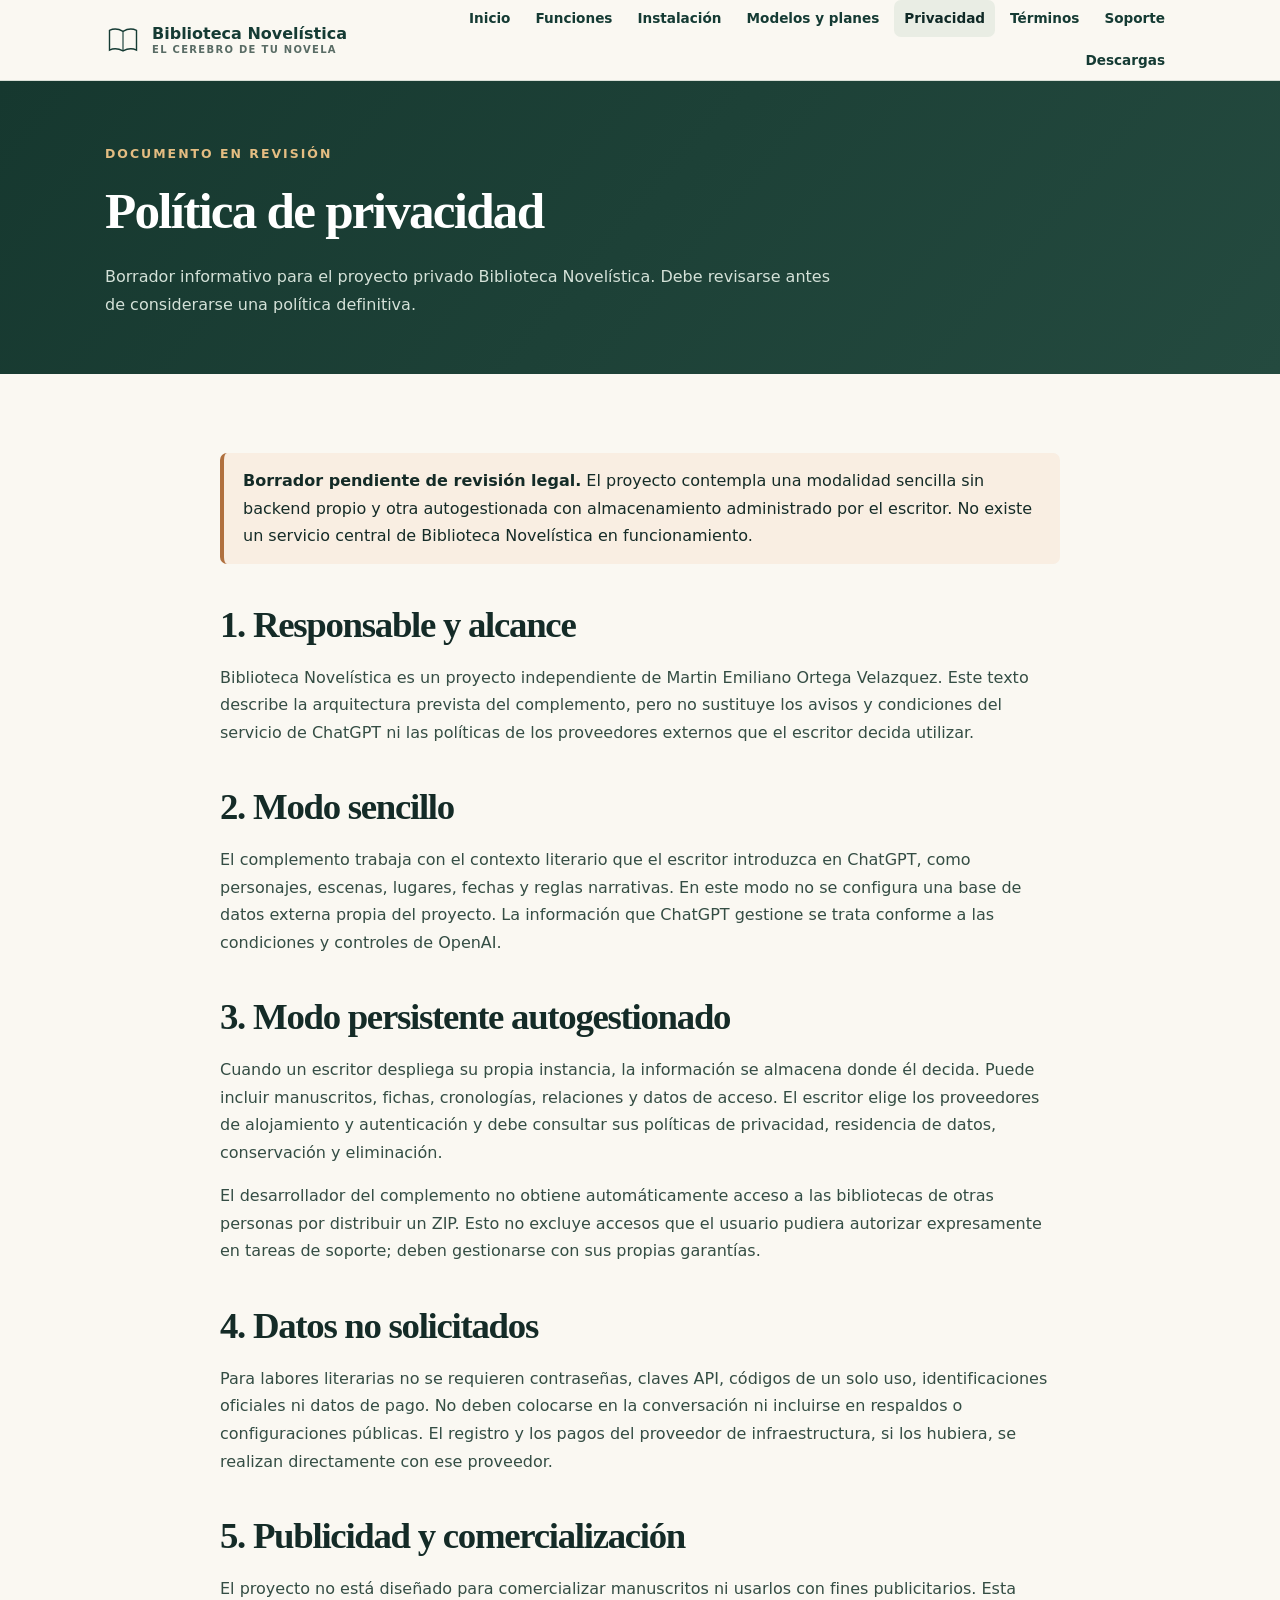
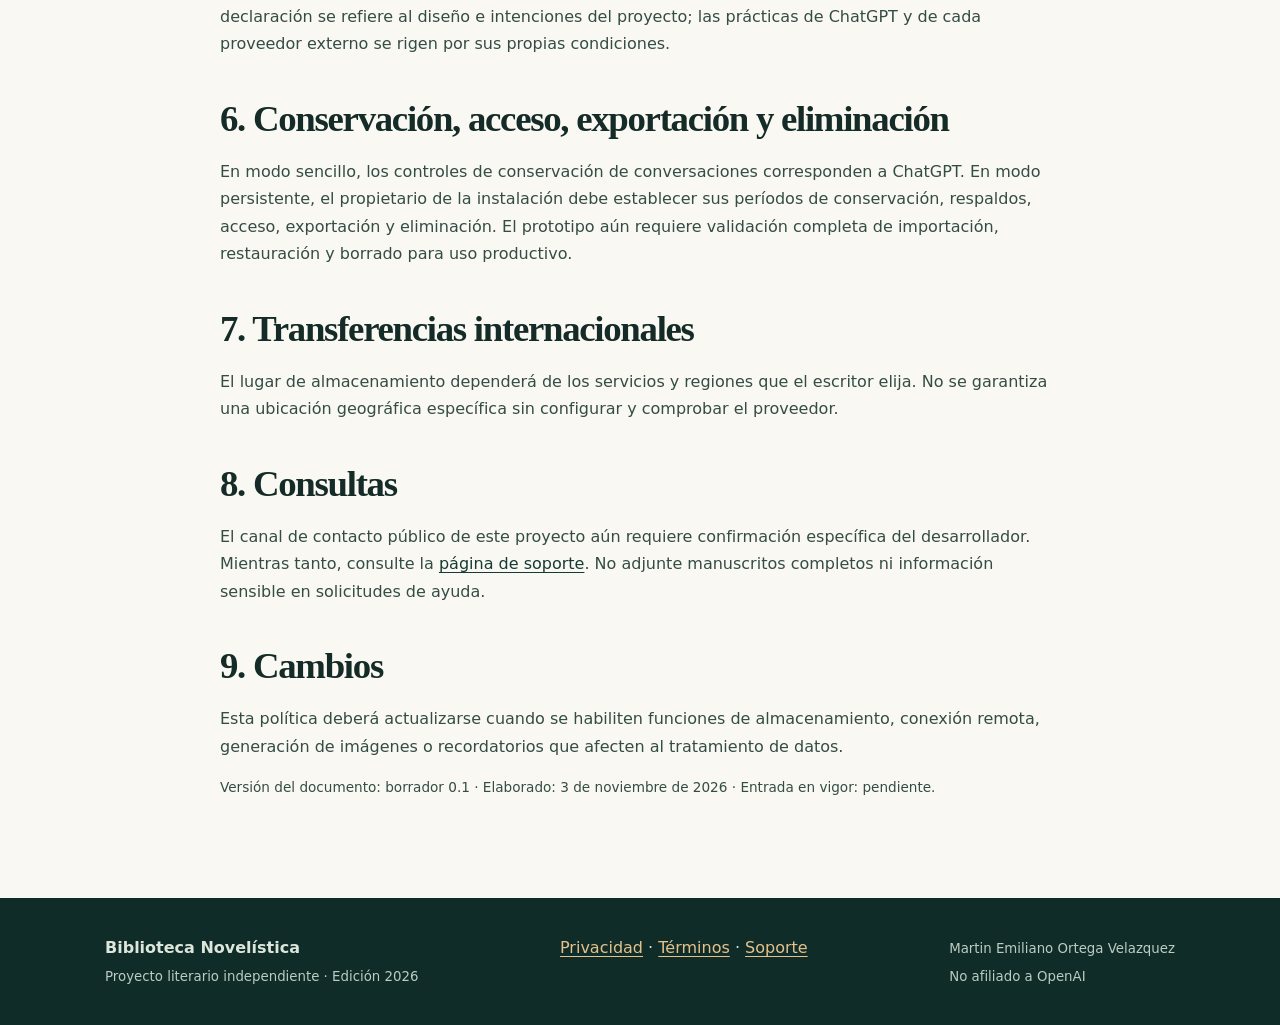
<file: privacidad.html>
<!DOCTYPE html>
<html lang="es"><head><meta charset="utf-8"/><meta content="width=device-width,initial-scale=1" name="viewport"/><meta content="Borrador de privacidad para Biblioteca Novelística, con modos conversacional y persistente autogestionado." name="description"/><meta content="#173a33" name="theme-color"/><meta content="index,follow" name="robots"/><title>Privacidad | Biblioteca Novelística</title><link href="assets/favicon.svg" rel="icon" type="image/svg+xml"/><link href="assets/style.css" rel="stylesheet"/></head><body><a class="skip" href="#contenido">Saltar al contenido</a><header><div class="wrap topbar"><a aria-label="Biblioteca Novelística - inicio" class="logo" href="index.html"><svg aria-hidden="true" viewbox="0 0 128 128"><path d="M16 30c16-8 32-6 48 3 16-9 32-11 48-3v70c-16-8-32-6-48 3-16-9-32-11-48-3z" fill="none" stroke="currentColor" stroke-width="5"></path><path d="M64 34v69" stroke="currentColor" stroke-width="4"></path></svg><span>Biblioteca Novelística<small>El cerebro de tu novela</small></span></a><nav aria-label="Navegación principal"><a href="index.html">Inicio</a><a href="funciones.html">Funciones</a><a href="instalacion.html">Instalación</a><a href="compatibilidad.html">Modelos y planes</a><a aria-current="page" href="privacidad.html">Privacidad</a><a href="terminos.html">Términos</a><a href="soporte.html">Soporte</a><a href="descargas.html">Descargas</a></nav></div></header><main id="contenido"><section class="pagehero"><div class="wrap"><div class="eyebrow">Documento en revisión</div><h1>Política de privacidad</h1><p>Borrador informativo para el proyecto privado Biblioteca Novelística. Debe revisarse antes de considerarse una política definitiva.</p></div></section><section class="content"><div class="wrap prose"><div class="note warning"><strong>Borrador pendiente de revisión legal.</strong> El proyecto contempla una modalidad sencilla sin backend propio y otra autogestionada con almacenamiento administrado por el escritor. No existe un servicio central de Biblioteca Novelística en funcionamiento.</div><h2>1. Responsable y alcance</h2><p>Biblioteca Novelística es un proyecto independiente de Martin Emiliano Ortega Velazquez. Este texto describe la arquitectura prevista del complemento, pero no sustituye los avisos y condiciones del servicio de ChatGPT ni las políticas de los proveedores externos que el escritor decida utilizar.</p><h2>2. Modo sencillo</h2><p>El complemento trabaja con el contexto literario que el escritor introduzca en ChatGPT, como personajes, escenas, lugares, fechas y reglas narrativas. En este modo no se configura una base de datos externa propia del proyecto. La información que ChatGPT gestione se trata conforme a las condiciones y controles de OpenAI.</p><h2>3. Modo persistente autogestionado</h2><p>Cuando un escritor despliega su propia instancia, la información se almacena donde él decida. Puede incluir manuscritos, fichas, cronologías, relaciones y datos de acceso. El escritor elige los proveedores de alojamiento y autenticación y debe consultar sus políticas de privacidad, residencia de datos, conservación y eliminación.</p><p>El desarrollador del complemento no obtiene automáticamente acceso a las bibliotecas de otras personas por distribuir un ZIP. Esto no excluye accesos que el usuario pudiera autorizar expresamente en tareas de soporte; deben gestionarse con sus propias garantías.</p><h2>4. Datos no solicitados</h2><p>Para labores literarias no se requieren contraseñas, claves API, códigos de un solo uso, identificaciones oficiales ni datos de pago. No deben colocarse en la conversación ni incluirse en respaldos o configuraciones públicas. El registro y los pagos del proveedor de infraestructura, si los hubiera, se realizan directamente con ese proveedor.</p><h2>5. Publicidad y comercialización</h2><p>El proyecto no está diseñado para comercializar manuscritos ni usarlos con fines publicitarios. Esta declaración se refiere al diseño e intenciones del proyecto; las prácticas de ChatGPT y de cada proveedor externo se rigen por sus propias condiciones.</p><h2>6. Conservación, acceso, exportación y eliminación</h2><p>En modo sencillo, los controles de conservación de conversaciones corresponden a ChatGPT. En modo persistente, el propietario de la instalación debe establecer sus períodos de conservación, respaldos, acceso, exportación y eliminación. El prototipo aún requiere validación completa de importación, restauración y borrado para uso productivo.</p><h2>7. Transferencias internacionales</h2><p>El lugar de almacenamiento dependerá de los servicios y regiones que el escritor elija. No se garantiza una ubicación geográfica específica sin configurar y comprobar el proveedor.</p><h2>8. Consultas</h2><p>El canal de contacto público de este proyecto aún requiere confirmación específica del desarrollador. Mientras tanto, consulte la <a href="soporte.html">página de soporte</a>. No adjunte manuscritos completos ni información sensible en solicitudes de ayuda.</p><h2>9. Cambios</h2><p>Esta política deberá actualizarse cuando se habiliten funciones de almacenamiento, conexión remota, generación de imágenes o recordatorios que afecten al tratamiento de datos.</p><p class="micro">Versión del documento: borrador 0.1 · Elaborado: 3 de noviembre de 2026 · Entrada en vigor: pendiente.</p></div></section></main><footer><div class="wrap inner"><div><strong>Biblioteca Novelística</strong><br/><small>Proyecto literario independiente · Edición 2026</small></div><div><a href="privacidad.html">Privacidad</a> · <a href="terminos.html">Términos</a> · <a href="soporte.html">Soporte</a></div><div><small>Martin Emiliano Ortega Velazquez<br/>No afiliado a OpenAI</small></div></div></footer></body></html>
</file>
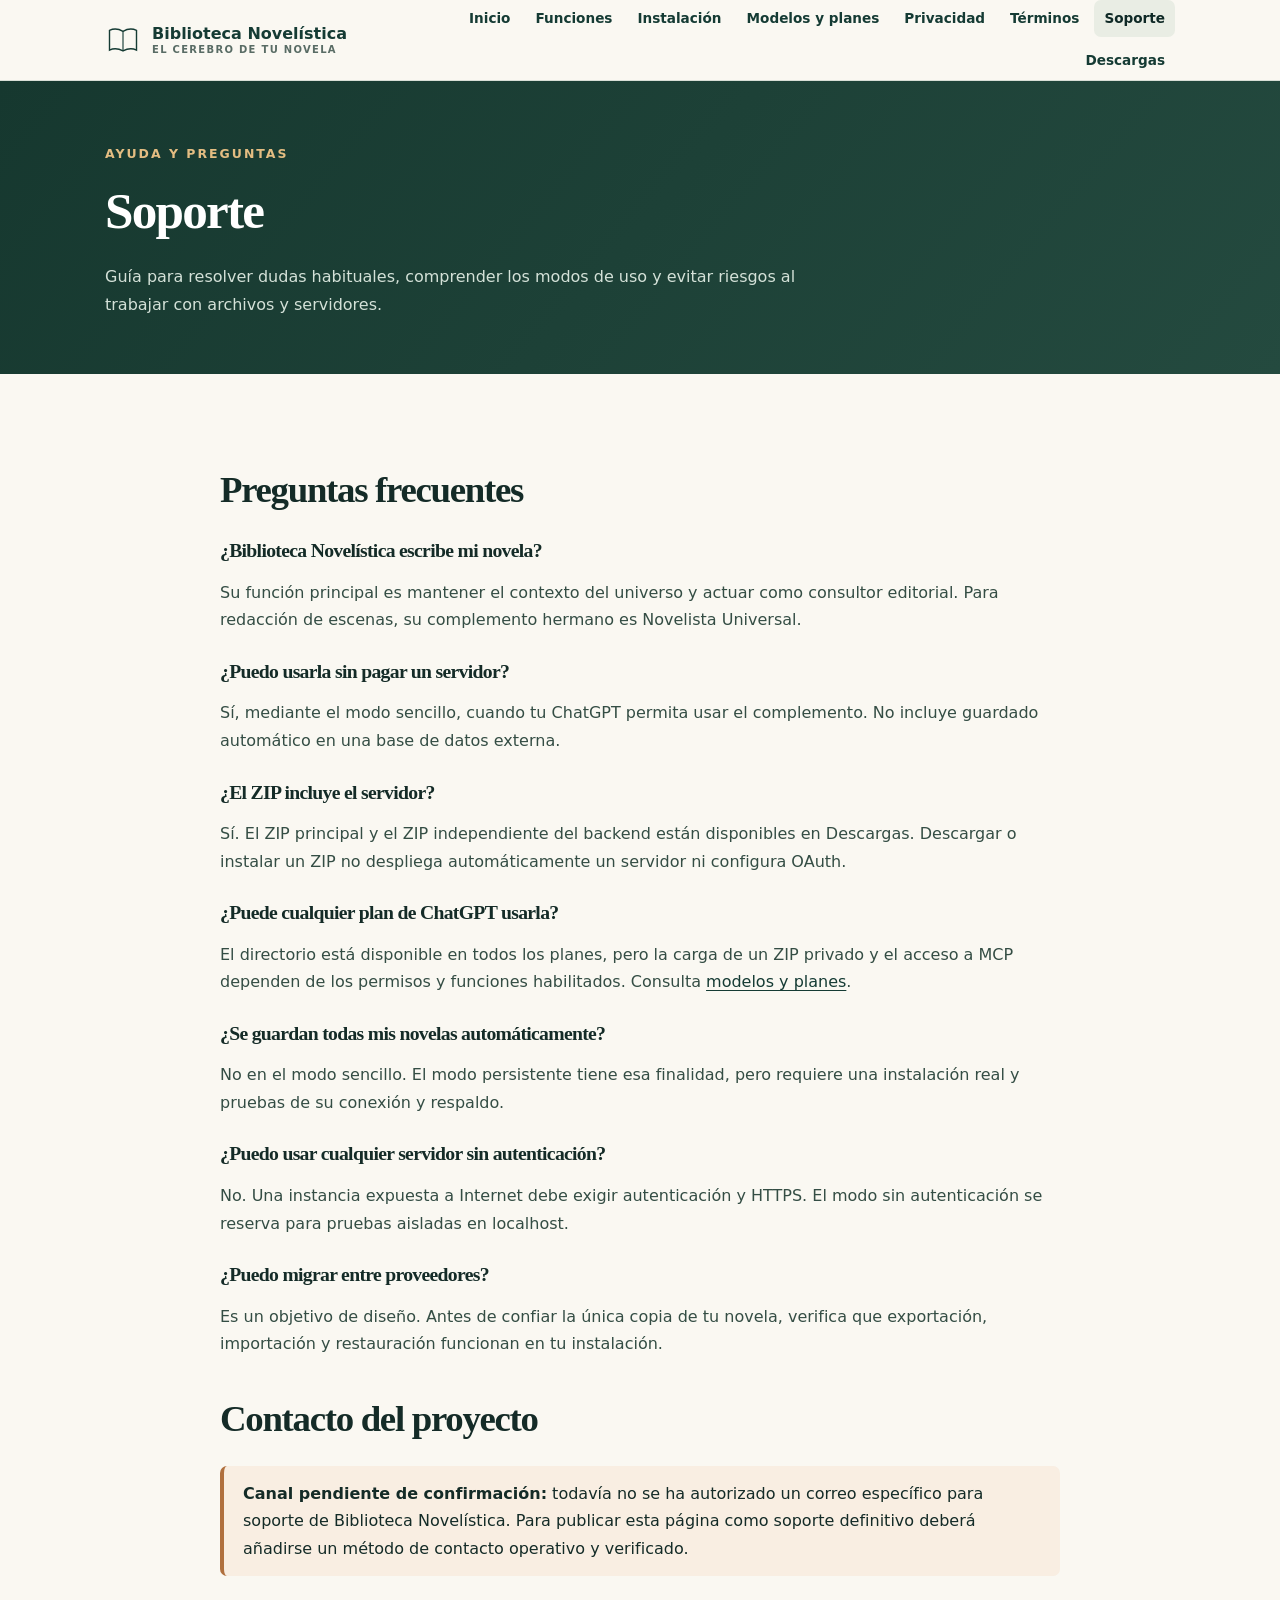
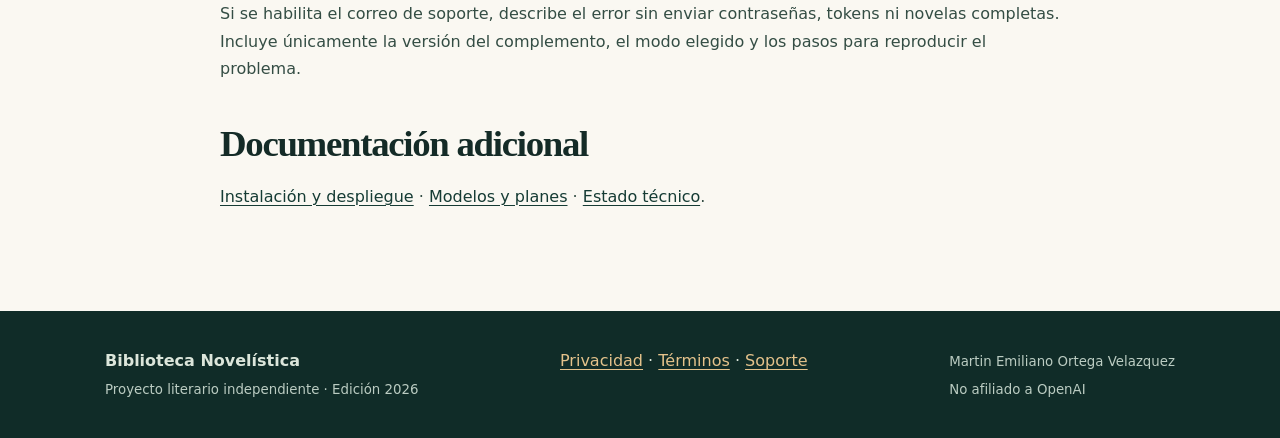
<file: soporte.html>
<!DOCTYPE html>
<html lang="es"><head><meta charset="utf-8"/><meta content="width=device-width,initial-scale=1" name="viewport"/><meta content="Respuestas y ayuda de Biblioteca Novelística, con requisitos de instalación y limitaciones actuales." name="description"/><meta content="#173a33" name="theme-color"/><meta content="index,follow" name="robots"/><title>Soporte | Biblioteca Novelística</title><link href="assets/favicon.svg" rel="icon" type="image/svg+xml"/><link href="assets/style.css" rel="stylesheet"/></head><body><a class="skip" href="#contenido">Saltar al contenido</a><header><div class="wrap topbar"><a aria-label="Biblioteca Novelística - inicio" class="logo" href="index.html"><svg aria-hidden="true" viewbox="0 0 128 128"><path d="M16 30c16-8 32-6 48 3 16-9 32-11 48-3v70c-16-8-32-6-48 3-16-9-32-11-48-3z" fill="none" stroke="currentColor" stroke-width="5"></path><path d="M64 34v69" stroke="currentColor" stroke-width="4"></path></svg><span>Biblioteca Novelística<small>El cerebro de tu novela</small></span></a><nav aria-label="Navegación principal"><a href="index.html">Inicio</a><a href="funciones.html">Funciones</a><a href="instalacion.html">Instalación</a><a href="compatibilidad.html">Modelos y planes</a><a href="privacidad.html">Privacidad</a><a href="terminos.html">Términos</a><a aria-current="page" href="soporte.html">Soporte</a><a href="descargas.html">Descargas</a></nav></div></header><main id="contenido"><section class="pagehero"><div class="wrap"><div class="eyebrow">Ayuda y preguntas</div><h1>Soporte</h1><p>Guía para resolver dudas habituales, comprender los modos de uso y evitar riesgos al trabajar con archivos y servidores.</p></div></section><section class="content"><div class="wrap prose"><h2>Preguntas frecuentes</h2><h3>¿Biblioteca Novelística escribe mi novela?</h3><p>Su función principal es mantener el contexto del universo y actuar como consultor editorial. Para redacción de escenas, su complemento hermano es Novelista Universal.</p><h3>¿Puedo usarla sin pagar un servidor?</h3><p>Sí, mediante el modo sencillo, cuando tu ChatGPT permita usar el complemento. No incluye guardado automático en una base de datos externa.</p><h3>¿El ZIP incluye el servidor?</h3><p>Sí. El ZIP principal y el ZIP independiente del backend están disponibles en Descargas. Descargar o instalar un ZIP no despliega automáticamente un servidor ni configura OAuth.</p><h3>¿Puede cualquier plan de ChatGPT usarla?</h3><p>El directorio está disponible en todos los planes, pero la carga de un ZIP privado y el acceso a MCP dependen de los permisos y funciones habilitados. Consulta <a href="compatibilidad.html">modelos y planes</a>.</p><h3>¿Se guardan todas mis novelas automáticamente?</h3><p>No en el modo sencillo. El modo persistente tiene esa finalidad, pero requiere una instalación real y pruebas de su conexión y respaldo.</p><h3>¿Puedo usar cualquier servidor sin autenticación?</h3><p>No. Una instancia expuesta a Internet debe exigir autenticación y HTTPS. El modo sin autenticación se reserva para pruebas aisladas en localhost.</p><h3>¿Puedo migrar entre proveedores?</h3><p>Es un objetivo de diseño. Antes de confiar la única copia de tu novela, verifica que exportación, importación y restauración funcionan en tu instalación.</p><h2>Contacto del proyecto</h2><div class="note warning"><strong>Canal pendiente de confirmación:</strong> todavía no se ha autorizado un correo específico para soporte de Biblioteca Novelística. Para publicar esta página como soporte definitivo deberá añadirse un método de contacto operativo y verificado.</div><p>Si se habilita el correo de soporte, describe el error sin enviar contraseñas, tokens ni novelas completas. Incluye únicamente la versión del complemento, el modo elegido y los pasos para reproducir el problema.</p><h2>Documentación adicional</h2><p><a href="instalacion.html">Instalación y despliegue</a> · <a href="compatibilidad.html">Modelos y planes</a> · <a href="docs/estado-proyecto.html">Estado técnico</a>.</p></div></section></main><footer><div class="wrap inner"><div><strong>Biblioteca Novelística</strong><br/><small>Proyecto literario independiente · Edición 2026</small></div><div><a href="privacidad.html">Privacidad</a> · <a href="terminos.html">Términos</a> · <a href="soporte.html">Soporte</a></div><div><small>Martin Emiliano Ortega Velazquez<br/>No afiliado a OpenAI</small></div></div></footer></body></html>
</file>
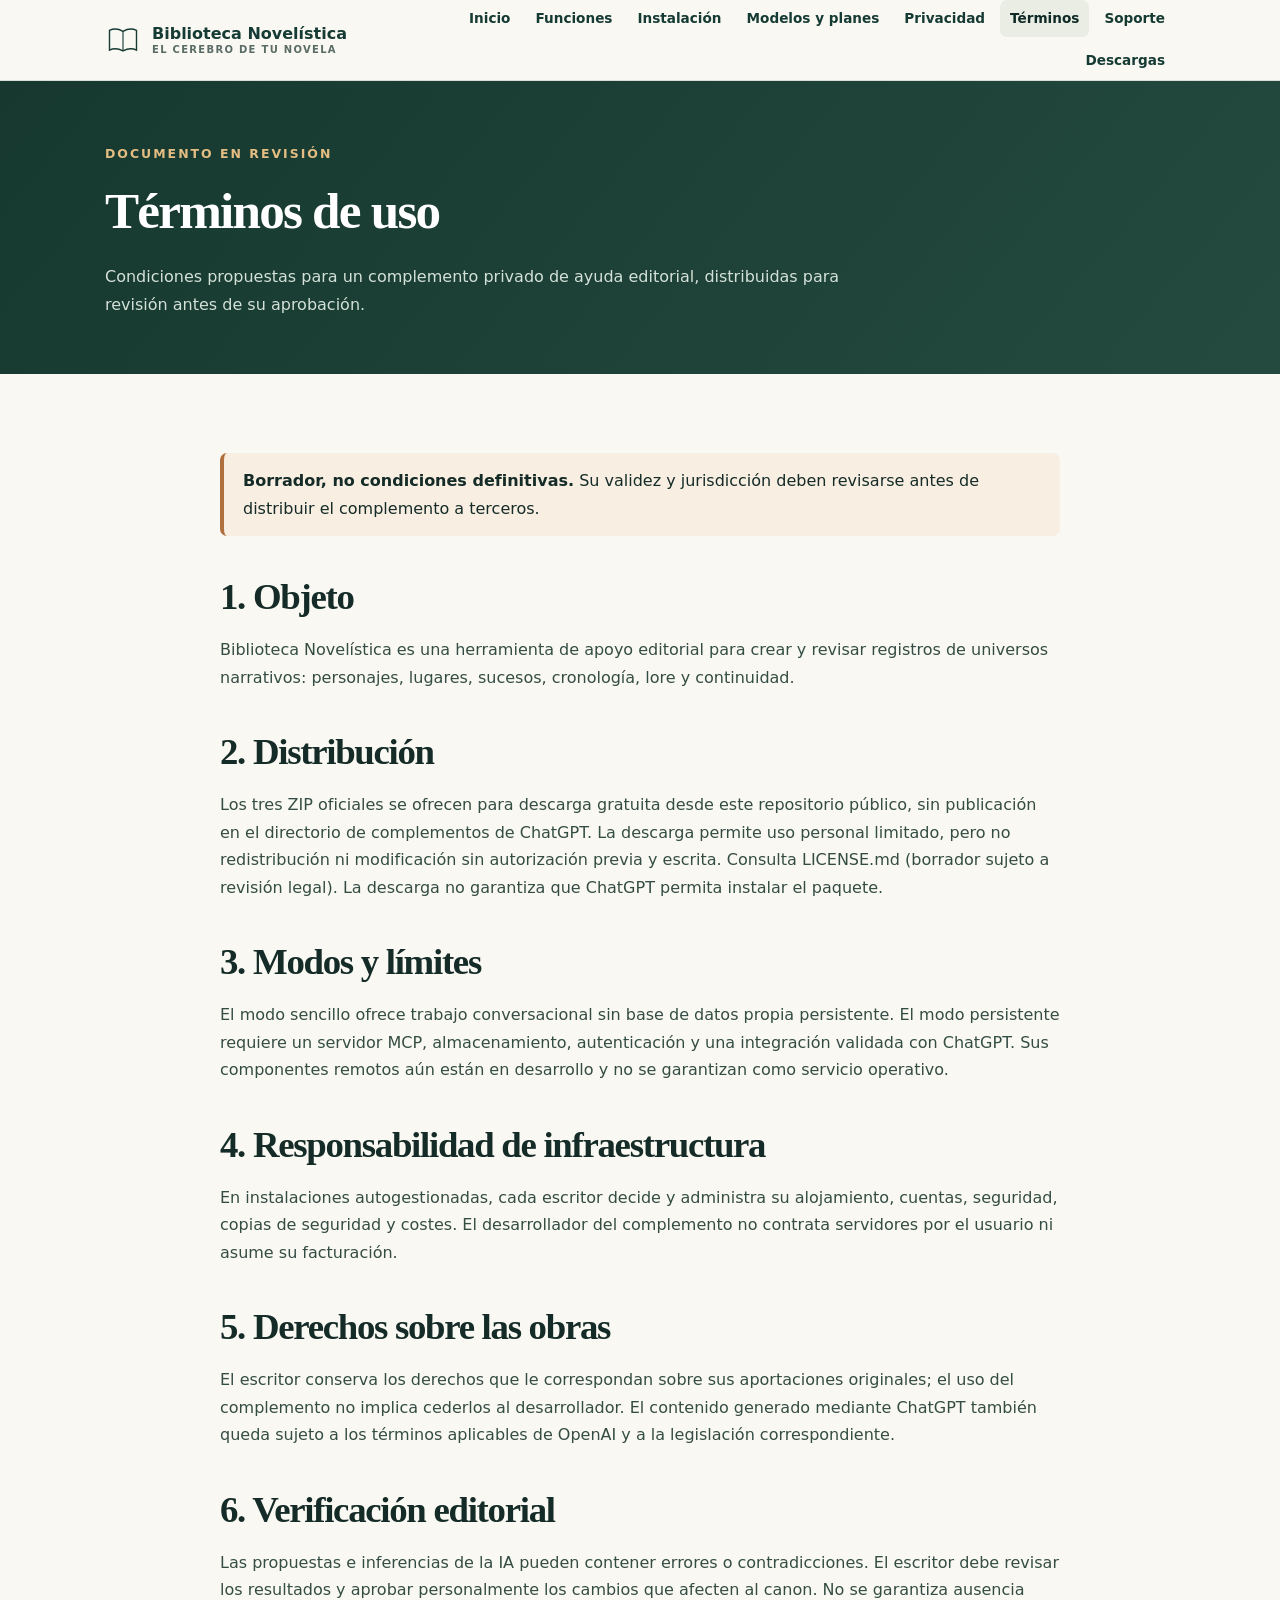
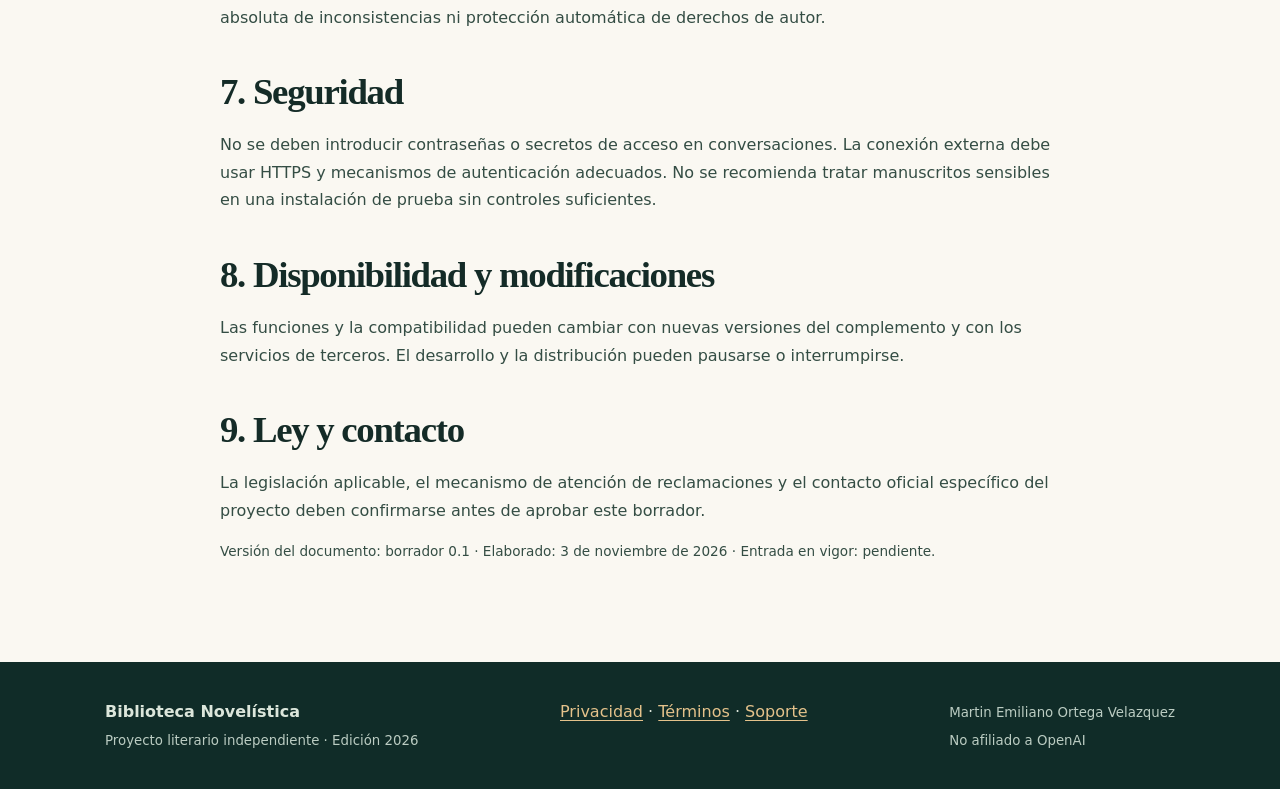
<file: terminos.html>
<!DOCTYPE html>
<html lang="es"><head><meta charset="utf-8"/><meta content="width=device-width,initial-scale=1" name="viewport"/><meta content="Borrador de condiciones de uso y responsabilidades de Biblioteca Novelística." name="description"/><meta content="#173a33" name="theme-color"/><meta content="index,follow" name="robots"/><title>Términos de uso | Biblioteca Novelística</title><link href="assets/favicon.svg" rel="icon" type="image/svg+xml"/><link href="assets/style.css" rel="stylesheet"/></head><body><a class="skip" href="#contenido">Saltar al contenido</a><header><div class="wrap topbar"><a aria-label="Biblioteca Novelística - inicio" class="logo" href="index.html"><svg aria-hidden="true" viewbox="0 0 128 128"><path d="M16 30c16-8 32-6 48 3 16-9 32-11 48-3v70c-16-8-32-6-48 3-16-9-32-11-48-3z" fill="none" stroke="currentColor" stroke-width="5"></path><path d="M64 34v69" stroke="currentColor" stroke-width="4"></path></svg><span>Biblioteca Novelística<small>El cerebro de tu novela</small></span></a><nav aria-label="Navegación principal"><a href="index.html">Inicio</a><a href="funciones.html">Funciones</a><a href="instalacion.html">Instalación</a><a href="compatibilidad.html">Modelos y planes</a><a href="privacidad.html">Privacidad</a><a aria-current="page" href="terminos.html">Términos</a><a href="soporte.html">Soporte</a><a href="descargas.html">Descargas</a></nav></div></header><main id="contenido"><section class="pagehero"><div class="wrap"><div class="eyebrow">Documento en revisión</div><h1>Términos de uso</h1><p>Condiciones propuestas para un complemento privado de ayuda editorial, distribuidas para revisión antes de su aprobación.</p></div></section><section class="content"><div class="wrap prose"><div class="note warning"><strong>Borrador, no condiciones definitivas.</strong> Su validez y jurisdicción deben revisarse antes de distribuir el complemento a terceros.</div><h2>1. Objeto</h2><p>Biblioteca Novelística es una herramienta de apoyo editorial para crear y revisar registros de universos narrativos: personajes, lugares, sucesos, cronología, lore y continuidad.</p><h2>2. Distribución</h2><p>Los tres ZIP oficiales se ofrecen para descarga gratuita desde este repositorio público, sin publicación en el directorio de complementos de ChatGPT. La descarga permite uso personal limitado, pero no redistribución ni modificación sin autorización previa y escrita. Consulta LICENSE.md (borrador sujeto a revisión legal). La descarga no garantiza que ChatGPT permita instalar el paquete.</p><h2>3. Modos y límites</h2><p>El modo sencillo ofrece trabajo conversacional sin base de datos propia persistente. El modo persistente requiere un servidor MCP, almacenamiento, autenticación y una integración validada con ChatGPT. Sus componentes remotos aún están en desarrollo y no se garantizan como servicio operativo.</p><h2>4. Responsabilidad de infraestructura</h2><p>En instalaciones autogestionadas, cada escritor decide y administra su alojamiento, cuentas, seguridad, copias de seguridad y costes. El desarrollador del complemento no contrata servidores por el usuario ni asume su facturación.</p><h2>5. Derechos sobre las obras</h2><p>El escritor conserva los derechos que le correspondan sobre sus aportaciones originales; el uso del complemento no implica cederlos al desarrollador. El contenido generado mediante ChatGPT también queda sujeto a los términos aplicables de OpenAI y a la legislación correspondiente.</p><h2>6. Verificación editorial</h2><p>Las propuestas e inferencias de la IA pueden contener errores o contradicciones. El escritor debe revisar los resultados y aprobar personalmente los cambios que afecten al canon. No se garantiza ausencia absoluta de inconsistencias ni protección automática de derechos de autor.</p><h2>7. Seguridad</h2><p>No se deben introducir contraseñas o secretos de acceso en conversaciones. La conexión externa debe usar HTTPS y mecanismos de autenticación adecuados. No se recomienda tratar manuscritos sensibles en una instalación de prueba sin controles suficientes.</p><h2>8. Disponibilidad y modificaciones</h2><p>Las funciones y la compatibilidad pueden cambiar con nuevas versiones del complemento y con los servicios de terceros. El desarrollo y la distribución pueden pausarse o interrumpirse.</p><h2>9. Ley y contacto</h2><p>La legislación aplicable, el mecanismo de atención de reclamaciones y el contacto oficial específico del proyecto deben confirmarse antes de aprobar este borrador.</p><p class="micro">Versión del documento: borrador 0.1 · Elaborado: 3 de noviembre de 2026 · Entrada en vigor: pendiente.</p></div></section></main><footer><div class="wrap inner"><div><strong>Biblioteca Novelística</strong><br/><small>Proyecto literario independiente · Edición 2026</small></div><div><a href="privacidad.html">Privacidad</a> · <a href="terminos.html">Términos</a> · <a href="soporte.html">Soporte</a></div><div><small>Martin Emiliano Ortega Velazquez<br/>No afiliado a OpenAI</small></div></div></footer></body></html>
</file>
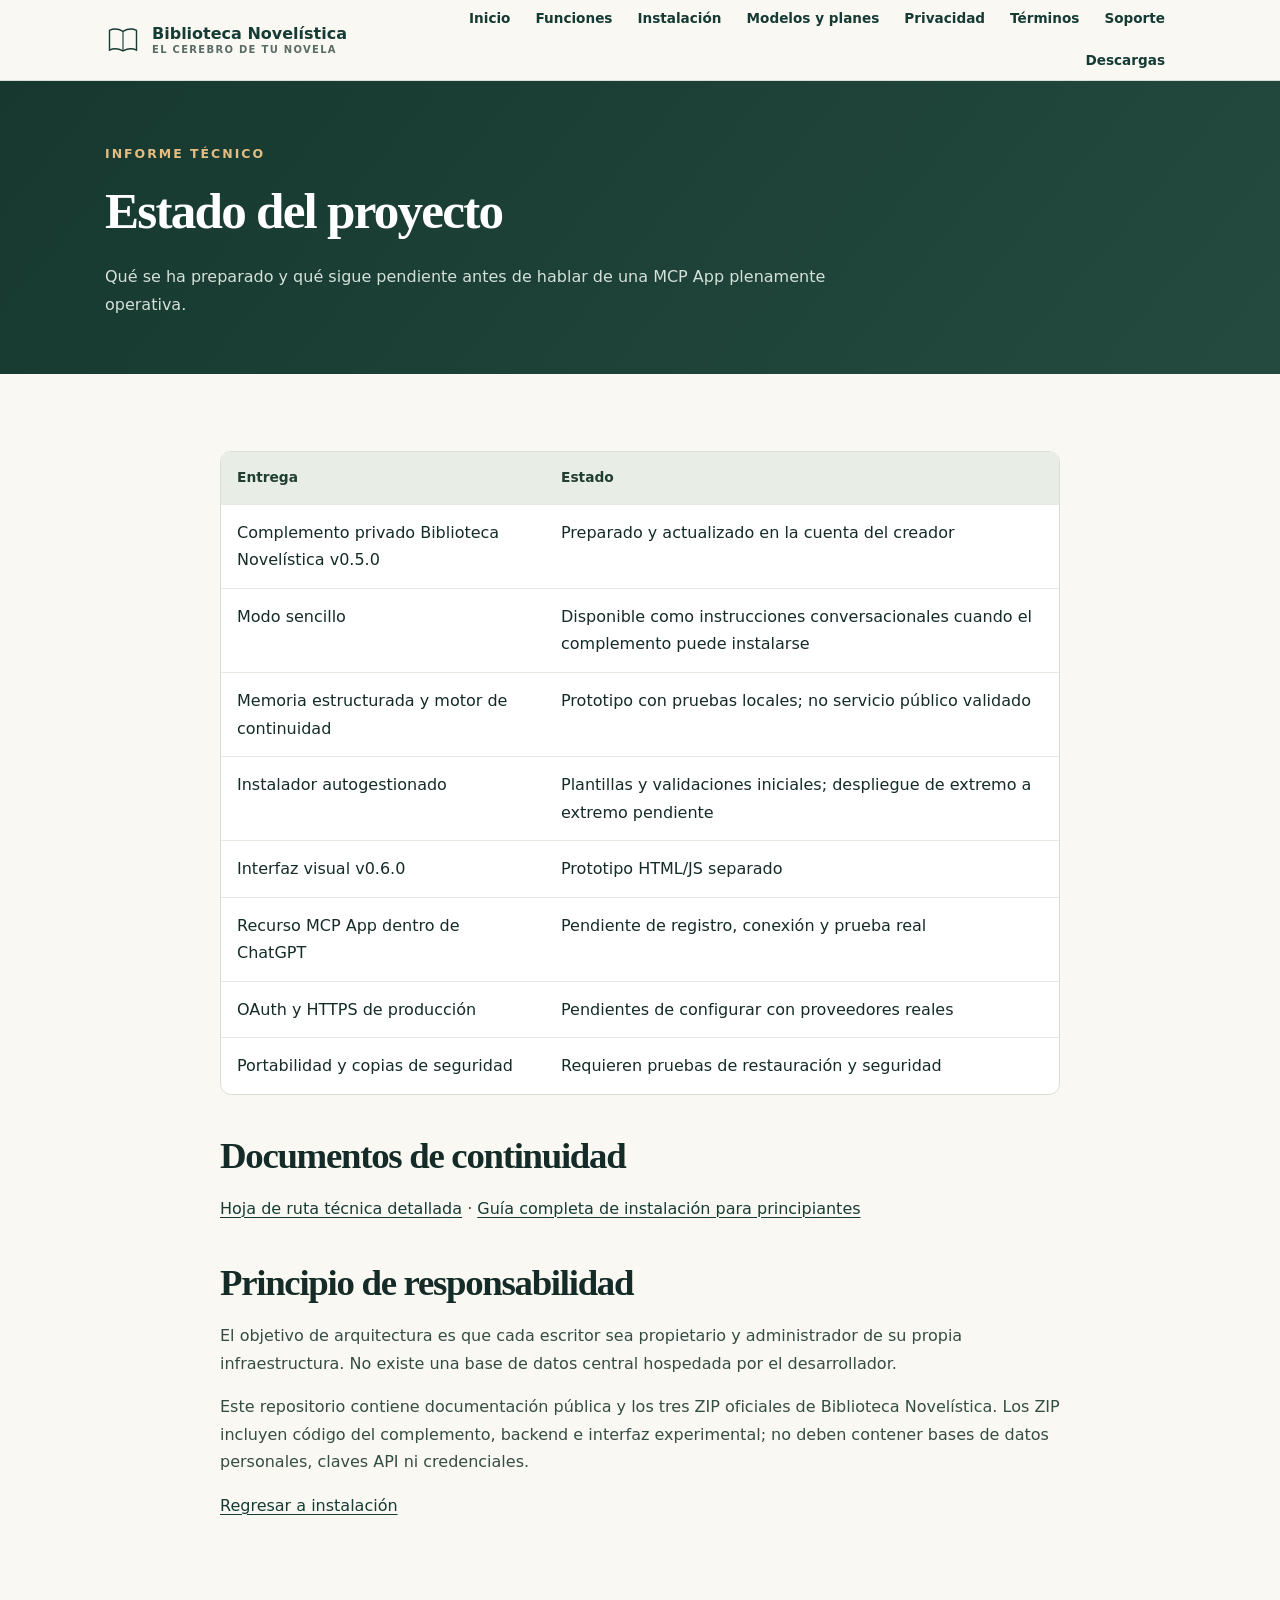
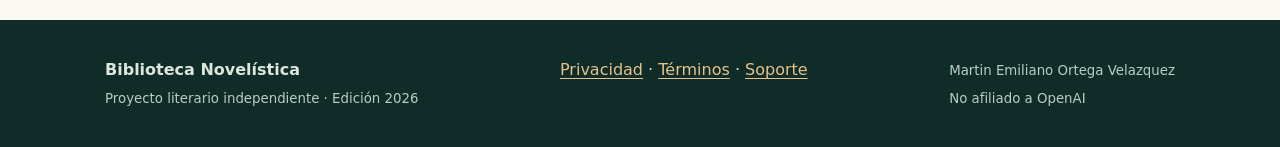
<file: docs/estado-proyecto.html>
<!DOCTYPE html>

<html lang="es"><head><meta charset="utf-8"/><meta content="width=device-width,initial-scale=1" name="viewport"/><meta content="Informe sobre el estado técnico de Biblioteca Novelística." name="description"/><meta content="#173a33" name="theme-color"/><meta content="index,follow" name="robots"/><title>Estado técnico | Biblioteca Novelística</title><link href="../assets/favicon.svg" rel="icon" type="image/svg+xml"/><link href="../assets/style.css" rel="stylesheet"/></head><body><a class="skip" href="#contenido">Saltar al contenido</a><header><div class="wrap topbar"><a aria-label="Biblioteca Novelística - inicio" class="logo" href="../index.html"><svg aria-hidden="true" viewbox="0 0 128 128"><path d="M16 30c16-8 32-6 48 3 16-9 32-11 48-3v70c-16-8-32-6-48 3-16-9-32-11-48-3z" fill="none" stroke="currentColor" stroke-width="5"></path><path d="M64 34v69" stroke="currentColor" stroke-width="4"></path></svg><span>Biblioteca Novelística<small>El cerebro de tu novela</small></span></a><nav aria-label="Navegación principal"><a href="../index.html">Inicio</a><a href="../funciones.html">Funciones</a><a href="../instalacion.html">Instalación</a><a href="../compatibilidad.html">Modelos y planes</a><a href="../privacidad.html">Privacidad</a><a href="../terminos.html">Términos</a><a href="../soporte.html">Soporte</a><a href="../descargas.html">Descargas</a></nav></div></header><main id="contenido"><section class="pagehero"><div class="wrap"><div class="eyebrow">Informe técnico</div><h1>Estado del proyecto</h1><p>Qué se ha preparado y qué sigue pendiente antes de hablar de una MCP App plenamente operativa.</p></div></section><section class="content"><div class="wrap prose"><div class="table-scroll"><table><thead><tr><th>Entrega</th><th>Estado</th></tr></thead><tbody><tr><td>Complemento privado Biblioteca Novelística v0.5.0</td><td>Preparado y actualizado en la cuenta del creador</td></tr><tr><td>Modo sencillo</td><td>Disponible como instrucciones conversacionales cuando el complemento puede instalarse</td></tr><tr><td>Memoria estructurada y motor de continuidad</td><td>Prototipo con pruebas locales; no servicio público validado</td></tr><tr><td>Instalador autogestionado</td><td>Plantillas y validaciones iniciales; despliegue de extremo a extremo pendiente</td></tr><tr><td>Interfaz visual v0.6.0</td><td>Prototipo HTML/JS separado</td></tr><tr><td>Recurso MCP App dentro de ChatGPT</td><td>Pendiente de registro, conexión y prueba real</td></tr><tr><td>OAuth y HTTPS de producción</td><td>Pendientes de configurar con proveedores reales</td></tr><tr><td>Portabilidad y copias de seguridad</td><td>Requieren pruebas de restauración y seguridad</td></tr></tbody></table></div><h2>Documentos de continuidad</h2><p><a href="HOJA_DE_RUTA.md">Hoja de ruta técnica detallada</a> · <a href="GUIA_DE_INSTALACION.md">Guía completa de instalación para principiantes</a></p><h2>Principio de responsabilidad</h2><p>El objetivo de arquitectura es que cada escritor sea propietario y administrador de su propia infraestructura. No existe una base de datos central hospedada por el desarrollador.</p><p>Este repositorio contiene documentación pública y los tres ZIP oficiales de Biblioteca Novelística. Los ZIP incluyen código del complemento, backend e interfaz experimental; no deben contener bases de datos personales, claves API ni credenciales.</p><p><a href="../instalacion.html">Regresar a instalación</a></p></div></section></main><footer><div class="wrap inner"><div><strong>Biblioteca Novelística</strong><br/><small>Proyecto literario independiente · Edición 2026</small></div><div><a href="../privacidad.html">Privacidad</a> · <a href="../terminos.html">Términos</a> · <a href="../soporte.html">Soporte</a></div><div><small>Martin Emiliano Ortega Velazquez<br/>No afiliado a OpenAI</small></div></div></footer></body></html>
</file>
<file: assets/style.css>
:root{color-scheme:light;--paper:#faf8f2;--cream:#f1eee5;--ink:#142b27;--muted:#596c65;--pine:#153b34;--deep:#0f2926;--gold:#a87737;--line:#d8ded6;--shadow:0 20px 60px rgba(14,35,30,.09)}*{box-sizing:border-box}html{scroll-behavior:smooth}body{margin:0;background:var(--paper);color:var(--ink);font:16px/1.72 'DM Sans',system-ui,-apple-system,sans-serif}a{color:var(--pine);text-decoration-thickness:1px;text-underline-offset:3px}a:hover{color:#946127}a:focus-visible,button:focus-visible{outline:3px solid #c58b42;outline-offset:3px}.wrap{max-width:1120px;margin:auto;padding:0 25px}.skip{position:absolute;top:-80px;left:15px;background:white;padding:10px;z-index:22}.skip:focus{top:15px}header{position:sticky;top:0;z-index:10;background:rgba(250,248,242,.97);border-bottom:1px solid var(--line);backdrop-filter:blur(12px)}.topbar{min-height:76px;display:flex;align-items:center;justify-content:space-between;gap:20px}.logo{display:flex;align-items:center;gap:11px;text-decoration:none;color:var(--pine);font-weight:700;line-height:1.25;white-space:nowrap}.logo svg{width:36px;height:36px}.logo small{display:block;font-size:10px;font-weight:600;letter-spacing:.13em;text-transform:uppercase;color:var(--muted)}nav{display:flex;flex-wrap:wrap;justify-content:flex-end;gap:5px}nav a{padding:7px 10px;border-radius:7px;font-size:.85rem;font-weight:600;text-decoration:none}nav a[aria-current=page],nav a:hover{background:#e9ede4;color:var(--deep)}.hero{background:radial-gradient(circle at 75% 30%,#29564b 0,transparent 42%),linear-gradient(125deg,#102d28,#183e36 65%,#194437);color:#f9f4e8;padding:85px 0 91px;overflow:hidden}.hero-grid{display:grid;grid-template-columns:1.1fr .9fr;gap:48px;align-items:center}.eyebrow{font-size:.78rem;letter-spacing:.16em;text-transform:uppercase;font-weight:700;color:#e4bd82;margin-bottom:15px}.hero h1,h1,h2,h3{font-family:'Libre Baskerville',Georgia,serif;line-height:1.25;letter-spacing:-.035em}h1{font-size:clamp(2.2rem,5vw,4.25rem);margin:0 0 20px}h2{font-size:clamp(1.55rem,3vw,2.3rem);margin:0 0 18px}h3{font-size:1.23rem;margin:0 0 9px}.hero p{max-width:575px;font-size:1.13rem;color:#d9e3da;margin:0 0 23px}.action{display:inline-block;border-radius:8px;padding:11px 19px;font-weight:700;text-decoration:none;background:#ddbd84;color:#122c27}.action:hover{background:#f3d39d;color:#122c27}.action.secondary{color:#fff;background:transparent;border:1px solid #8da89d}.actions{display:flex;flex-wrap:wrap;gap:12px}.ornament{height:305px;border:1px solid rgba(225,209,169,.3);border-radius:18px;position:relative;background:linear-gradient(145deg,rgba(250,237,201,.12),rgba(255,255,255,.025));display:grid;place-items:center}.ornament:before,.ornament:after{content:'';position:absolute;border:1px solid rgba(221,189,132,.28);border-radius:50%;width:235px;height:235px}.ornament:after{width:160px;height:160px}.ornament svg{width:175px;z-index:2;filter:drop-shadow(0 10px 20px #0b201b)}.section{padding:70px 0}.section.alt{background:var(--cream)}.intro{max-width:760px;color:var(--muted);font-size:1.06rem;margin:0 0 28px}.cards{display:grid;grid-template-columns:repeat(3,1fr);gap:16px}.card{background:#fff;border:1px solid var(--line);border-radius:13px;padding:26px;box-shadow:0 8px 30px rgba(20,43,39,.035)}.card p,.card li{color:#52635c}.card .number{font-size:.77rem;letter-spacing:.08em;color:var(--gold);font-weight:700}.kicker{color:#9b713f;font-size:.78rem;letter-spacing:.12em;text-transform:uppercase;font-weight:700}.pagehero{background:linear-gradient(130deg,#16382f,#244a3f);color:white;padding:62px 0 56px}.pagehero h1{font-size:clamp(2.05rem,4vw,3.4rem)}.pagehero p{max-width:740px;color:#d4e1d8;margin:0}.content{padding:55px 0 85px}.content .prose{max-width:890px}.prose h2{margin:38px 0 12px}.prose h3{margin:25px 0 10px}.prose p,.prose li{color:#344d44}.prose ul,.prose ol{padding-left:23px}.note{background:#f1eadb;border-left:4px solid #ab7a40;border-radius:7px;padding:14px 19px;margin:24px 0}.success{background:#e3f1e9;border-left-color:#317653}.warning{background:#f9eee2;border-left-color:#b0703e}.table-scroll{overflow:auto;border:1px solid var(--line);border-radius:11px;margin:22px 0}table{border-collapse:collapse;width:100%;background:#fff;min-width:610px}th,td{padding:14px 16px;text-align:left;border-bottom:1px solid #e5e9e2;vertical-align:top}th{background:#e8ede6;color:#203e32;font-size:.86rem}tr:last-child td{border:0}.pill{display:inline-flex;align-items:center;padding:3px 10px;border-radius:999px;background:#e4eee8;color:#1b6245;font-size:.8rem;font-weight:700}.pill.amber{background:#f7ecd8;color:#906126}.pill.grey{background:#ececeb;color:#53625e}.step{display:flex;gap:18px;margin:24px 0}.step .stepno{flex:0 0 36px;width:36px;height:36px;display:grid;place-items:center;background:var(--pine);color:#fff;border-radius:50%;font-weight:700}.step h3{margin:0 0 4px}.step p{margin:0}.code{border-radius:8px;padding:15px;overflow-x:auto;background:#142b28;color:#e9ecdd;font-family:ui-monospace,Consolas,monospace;font-size:.89rem}.grid2{display:grid;grid-template-columns:repeat(2,1fr);gap:18px}footer{background:#102c28;color:#dce6db;padding:36px 0}footer a{color:#e4c28b}footer .inner{display:flex;justify-content:space-between;flex-wrap:wrap;gap:18px}footer small{color:#bbccc2}.micro{font-size:.85rem;color:var(--muted)}.tagline{margin-top:20px;font-size:.88rem;color:#c0d4c9}.anchorlink{white-space:nowrap}.flow{display:flex;gap:10px;flex-wrap:wrap;margin:18px 0}.flow span{padding:10px 14px;background:#e9eee5;border-radius:9px;font-size:.91rem}hr{height:1px;border:0;background:var(--line);margin:30px 0}@media(max-width:880px){.topbar{flex-direction:column;align-items:flex-start;padding-top:12px;padding-bottom:12px;gap:8px}nav{justify-content:flex-start}.hero-grid{grid-template-columns:1fr}.ornament{height:210px}.cards{grid-template-columns:1fr 1fr}}@media(max-width:580px){.wrap{padding:0 18px}.cards,.grid2{grid-template-columns:1fr}.hero{padding:55px 0}.section{padding:46px 0}.pagehero{padding:44px 0}.ornament{display:none}nav a{font-size:.79rem;padding:7px 7px}.topbar{align-items:center}.logo{align-self:flex-start}}
</file>
